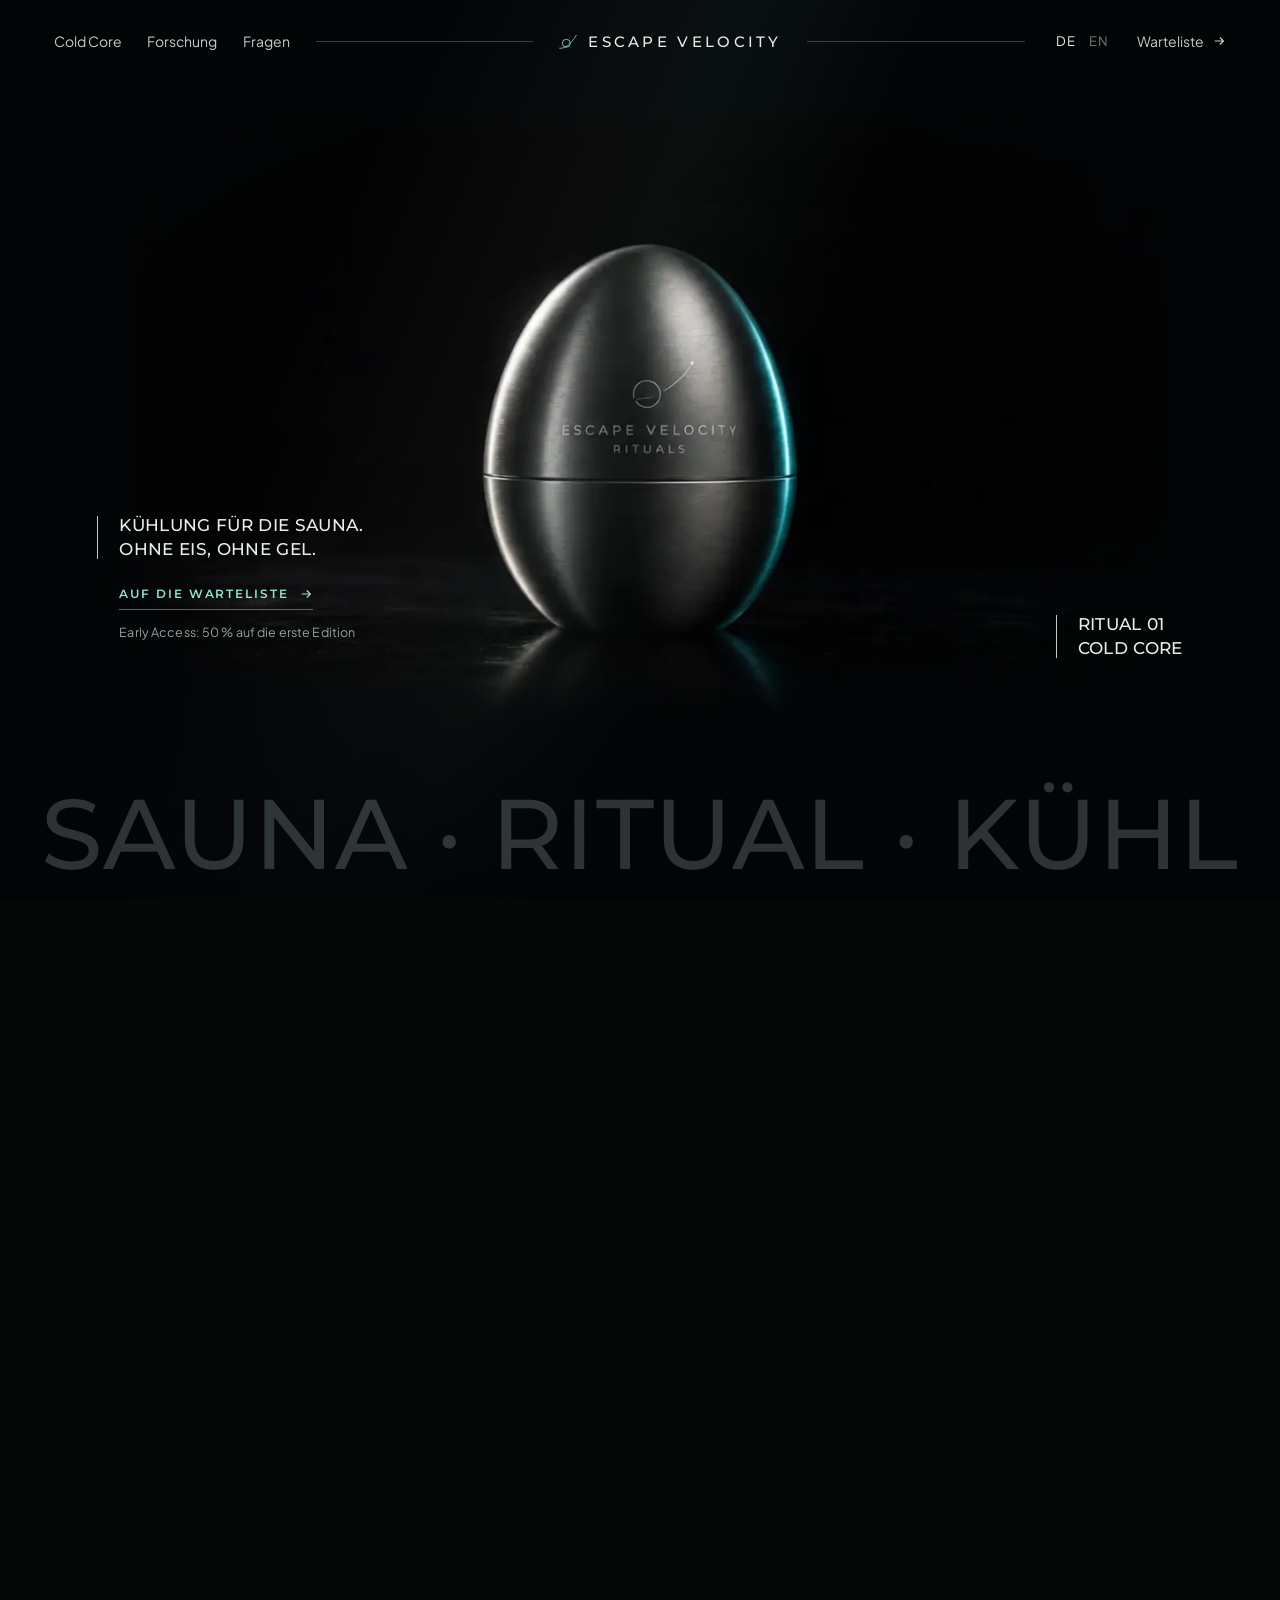
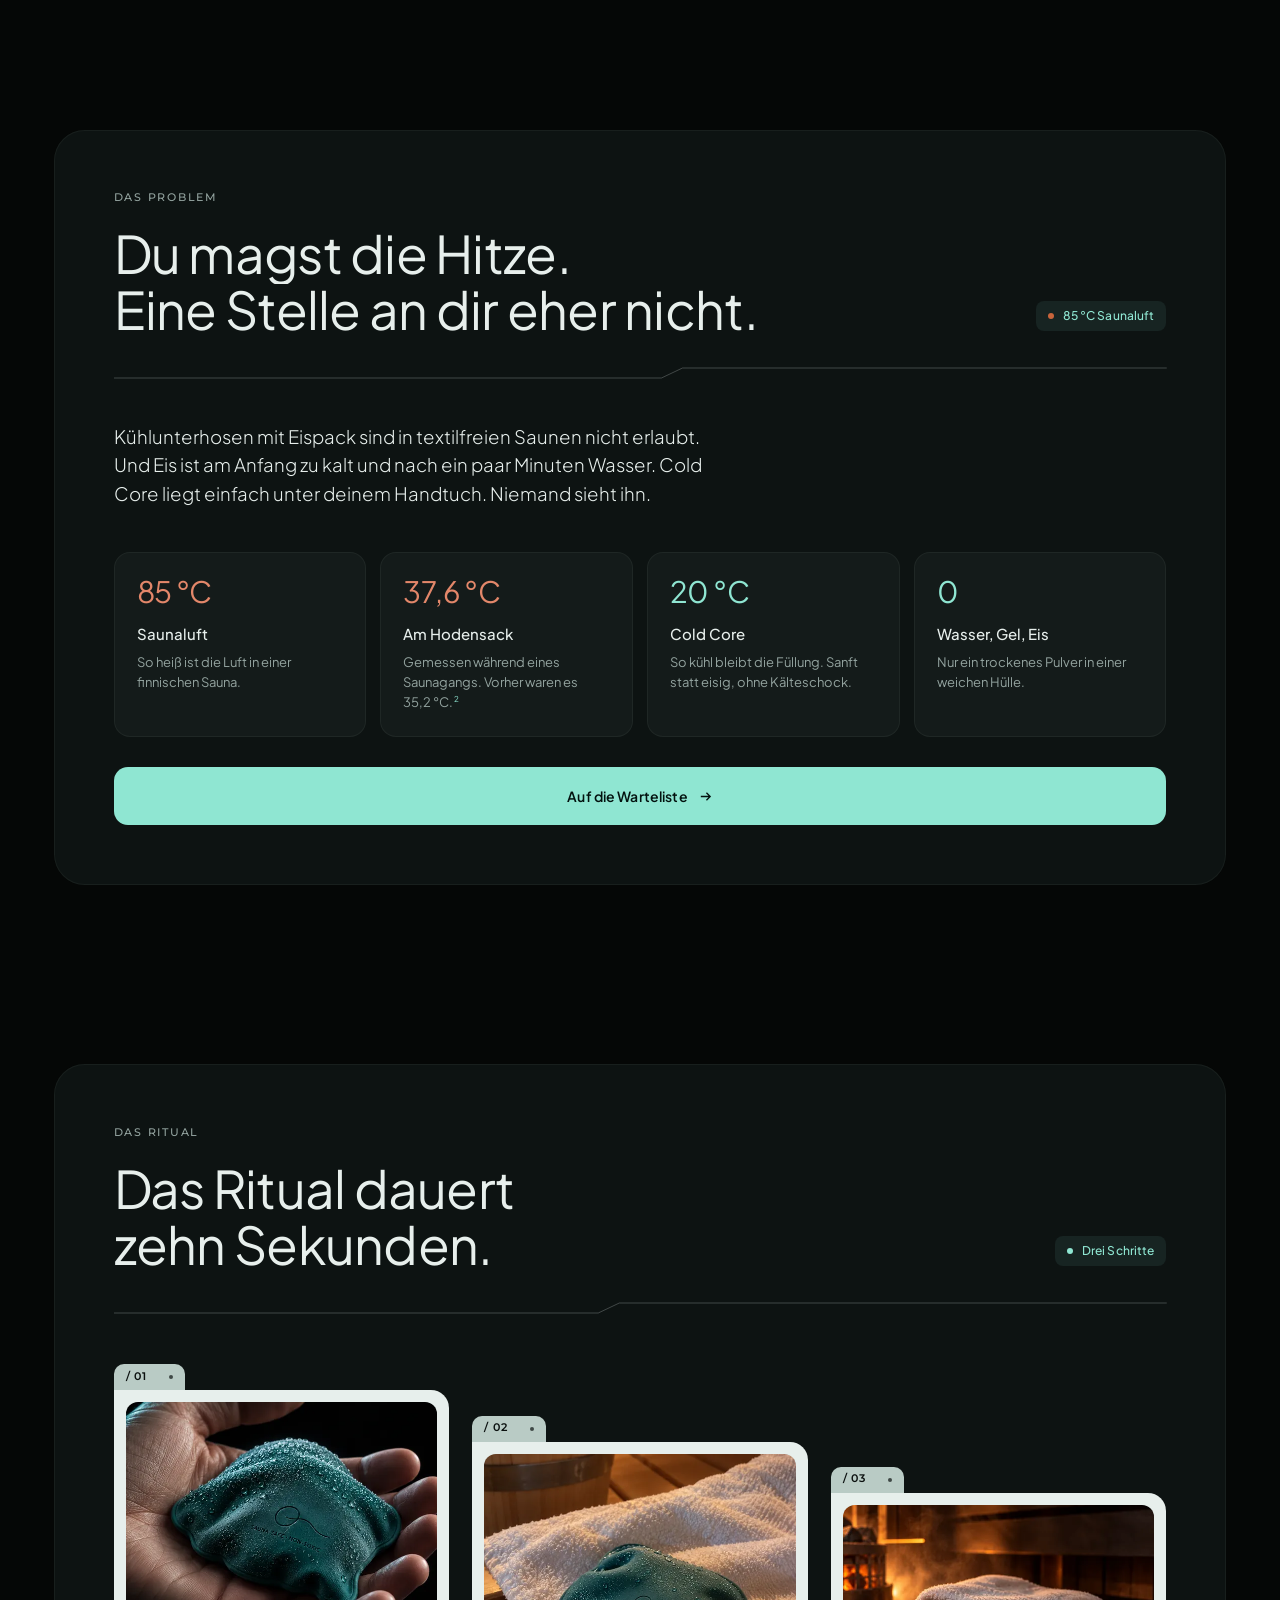
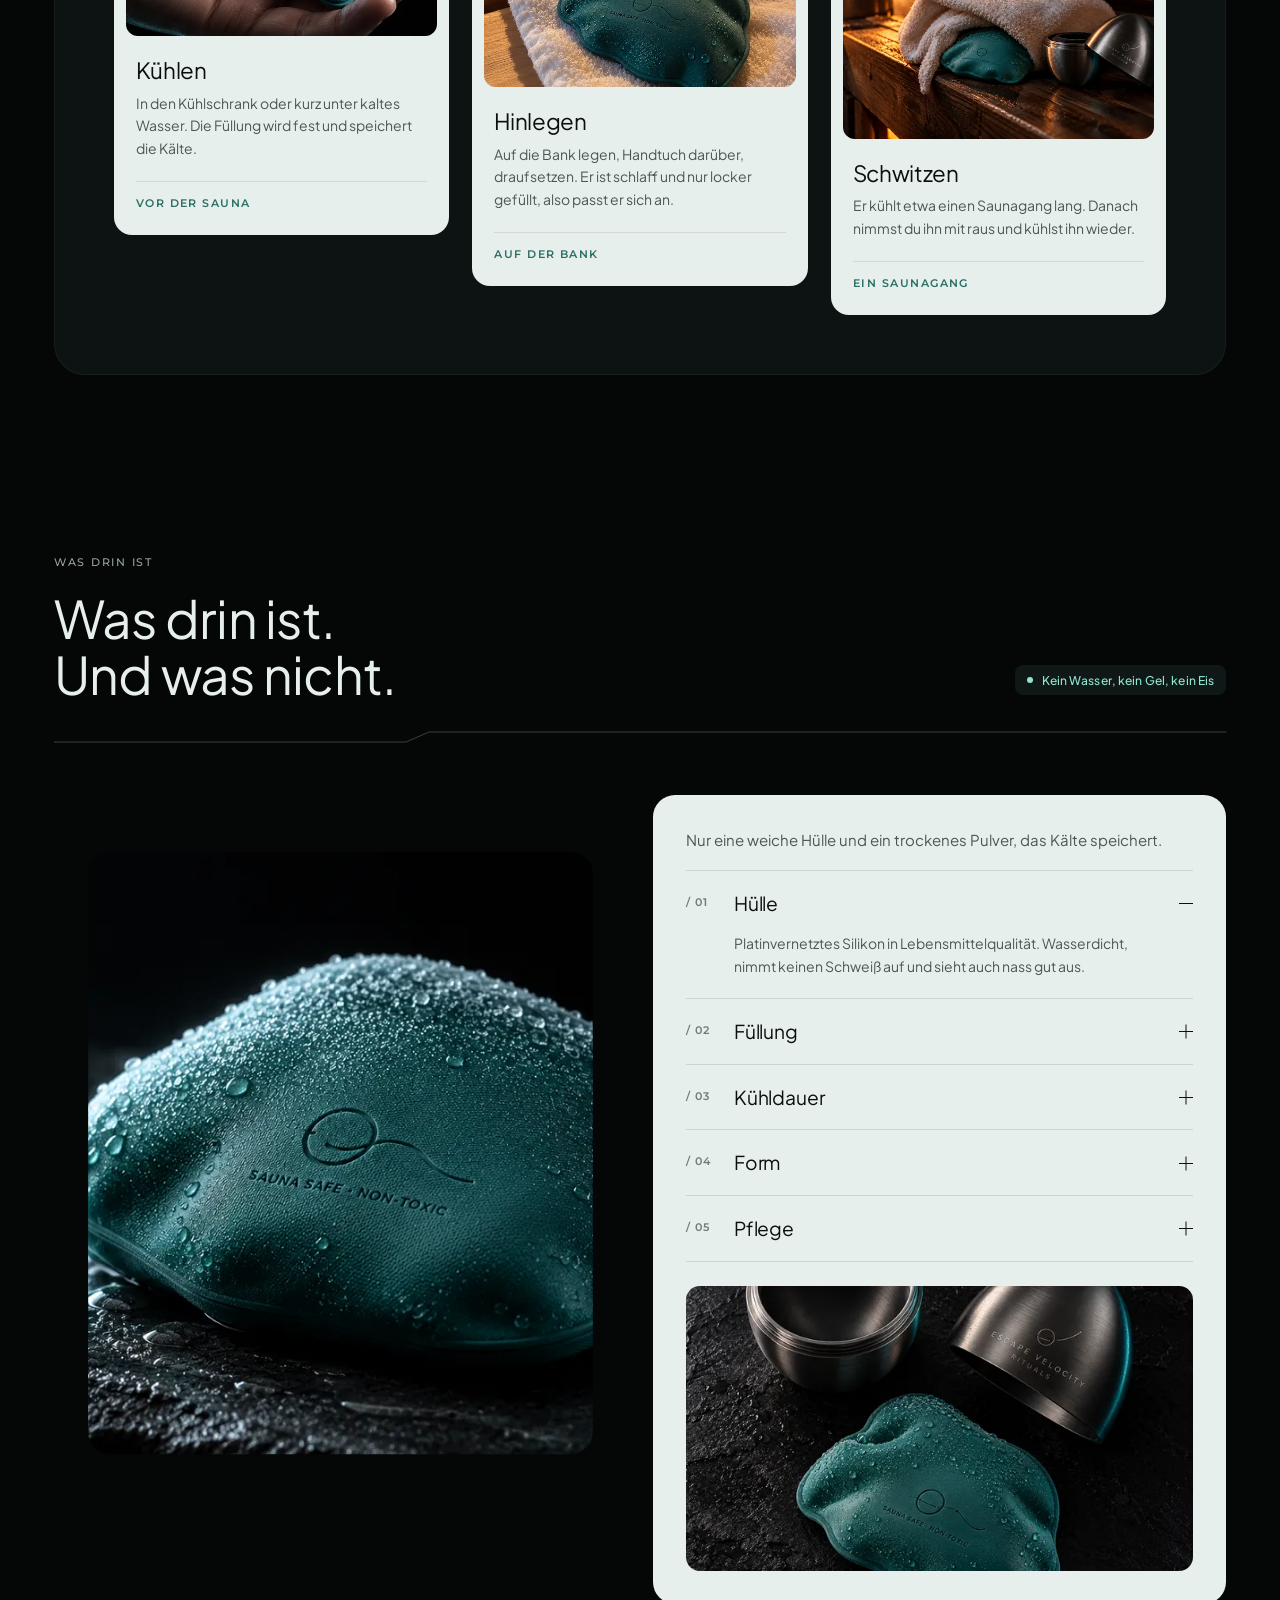
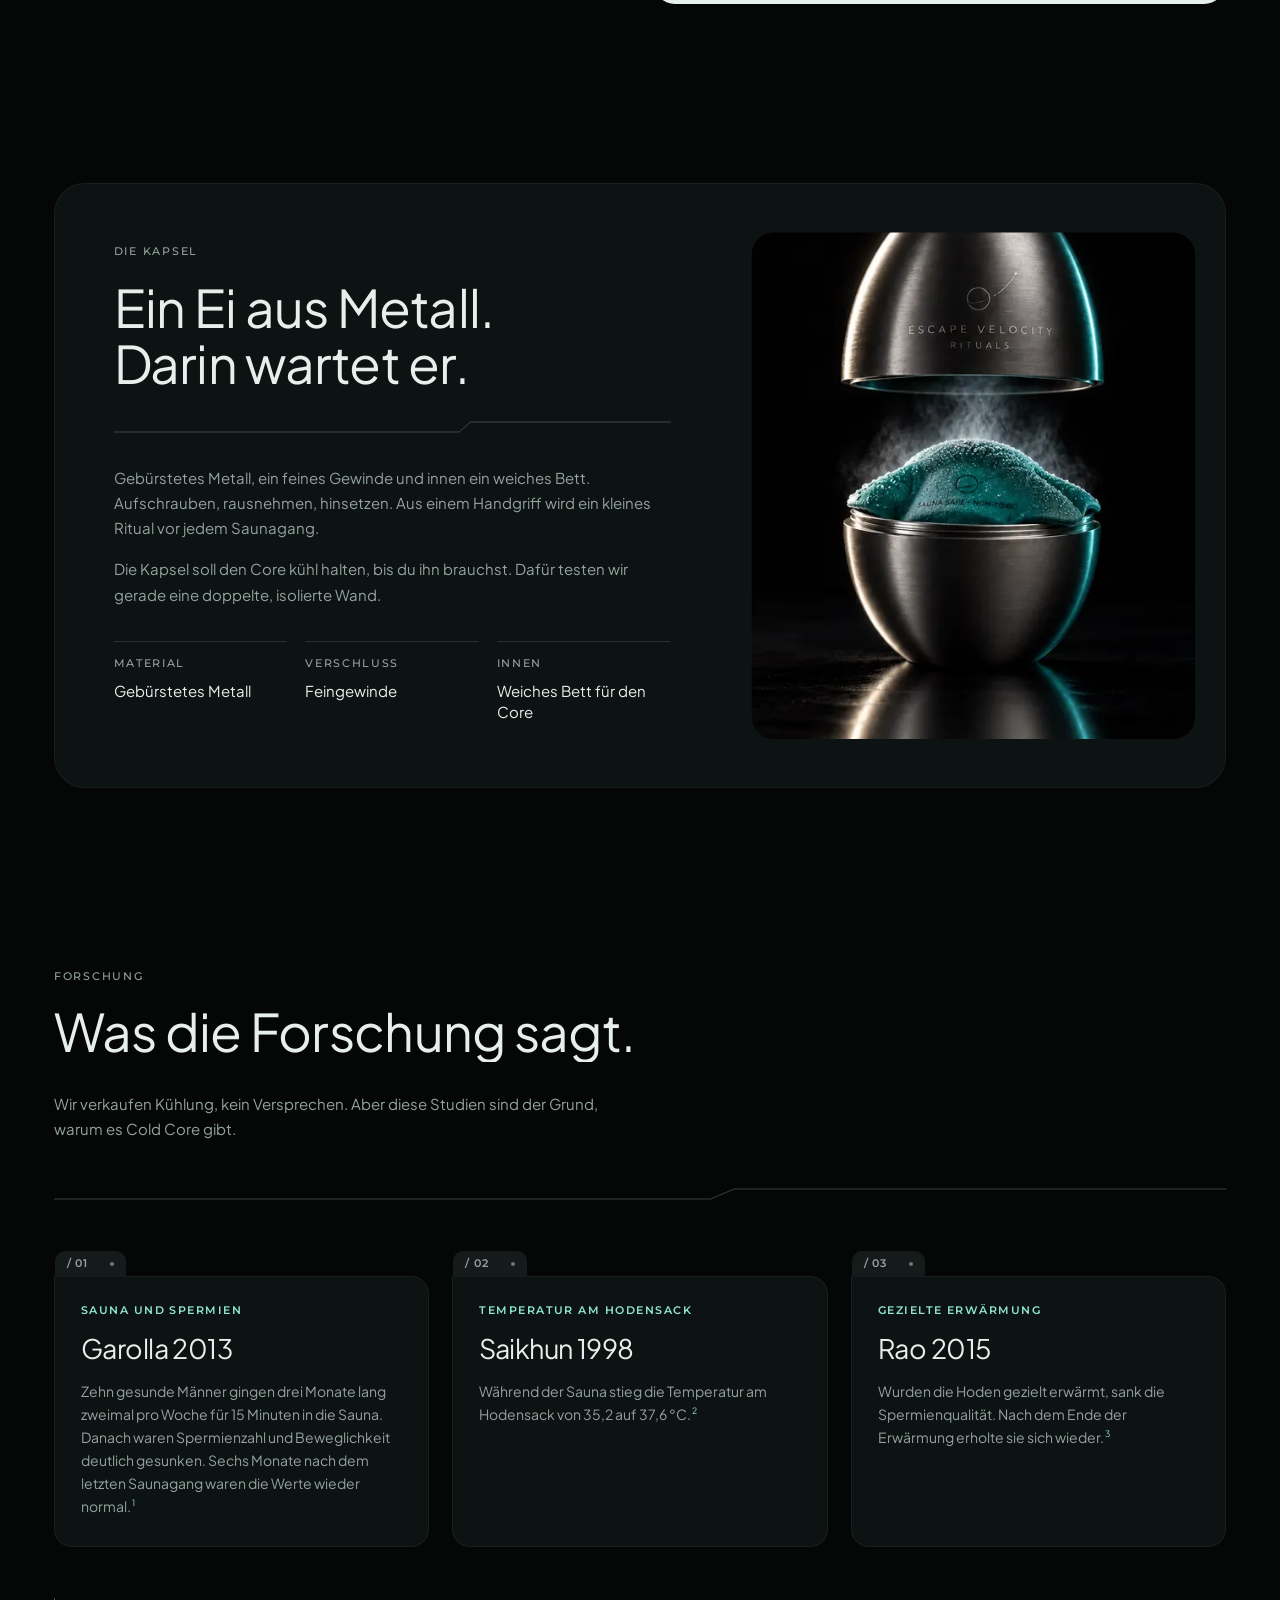
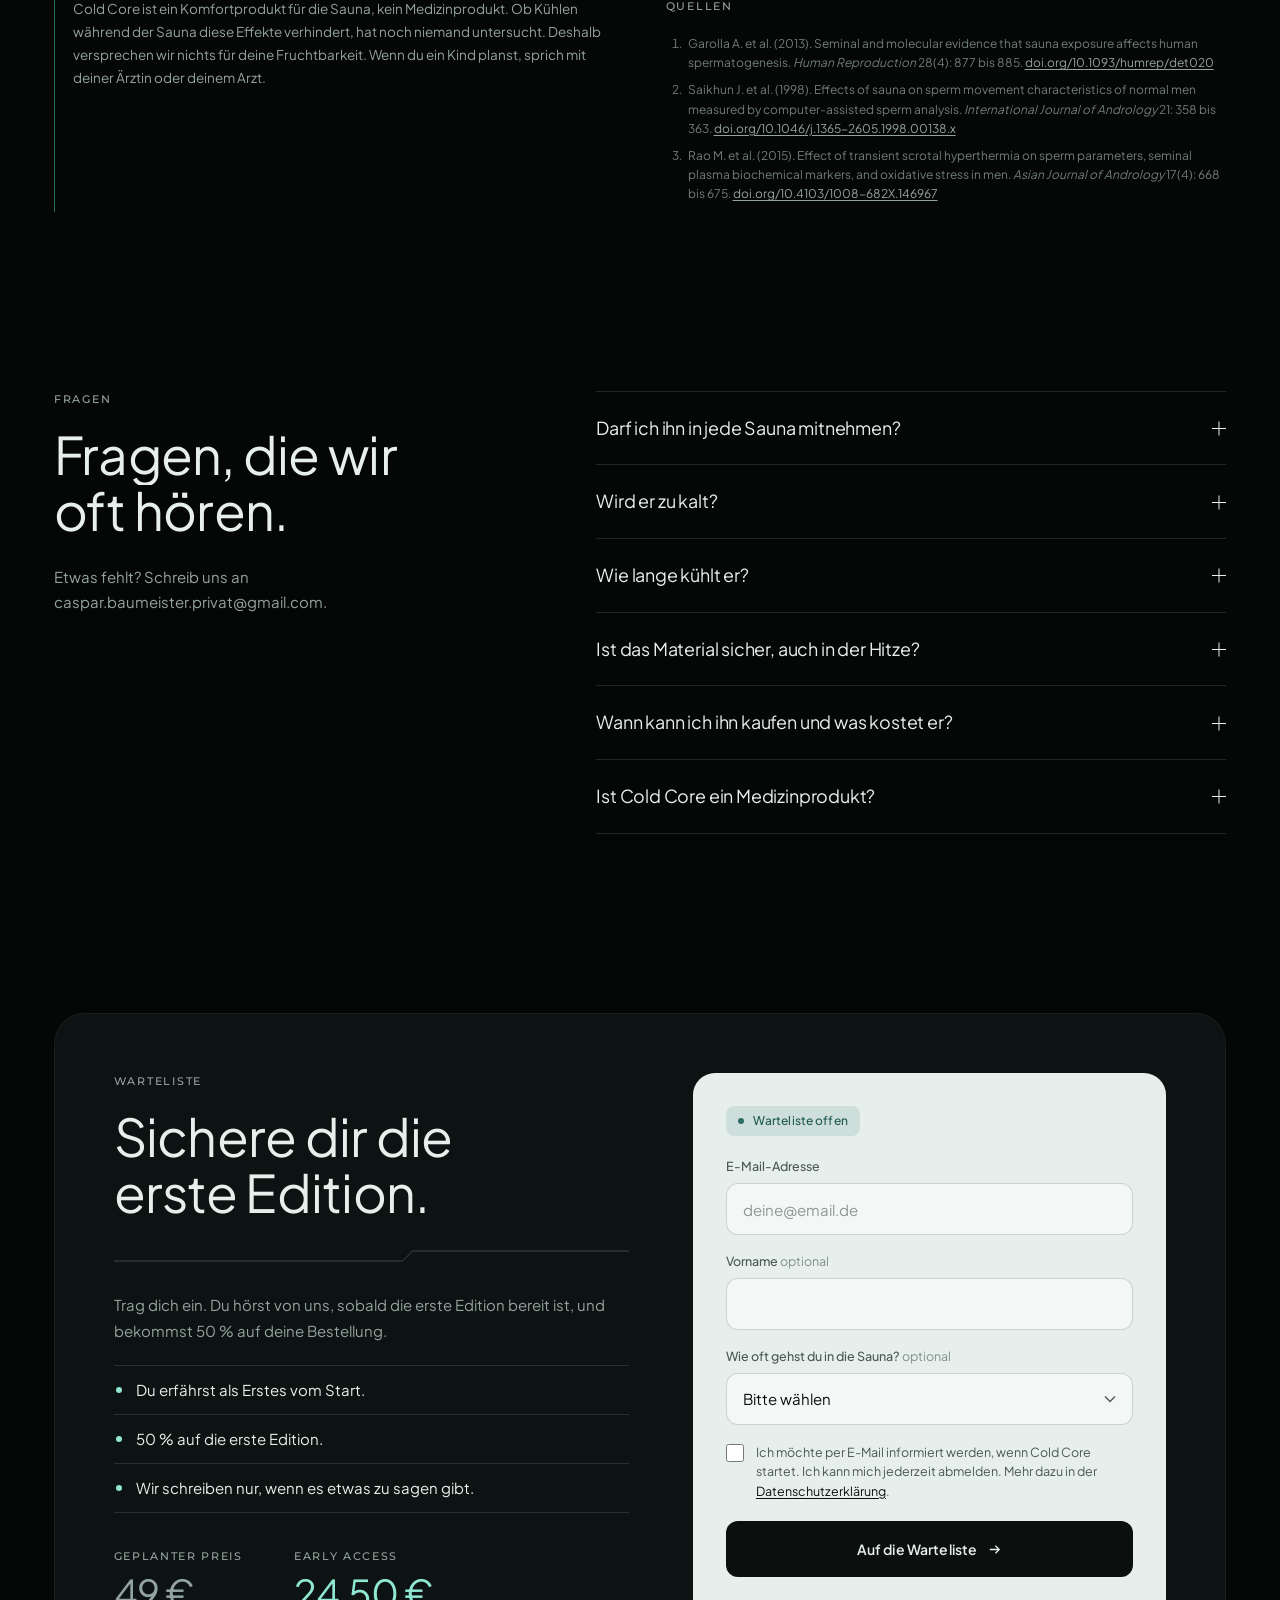
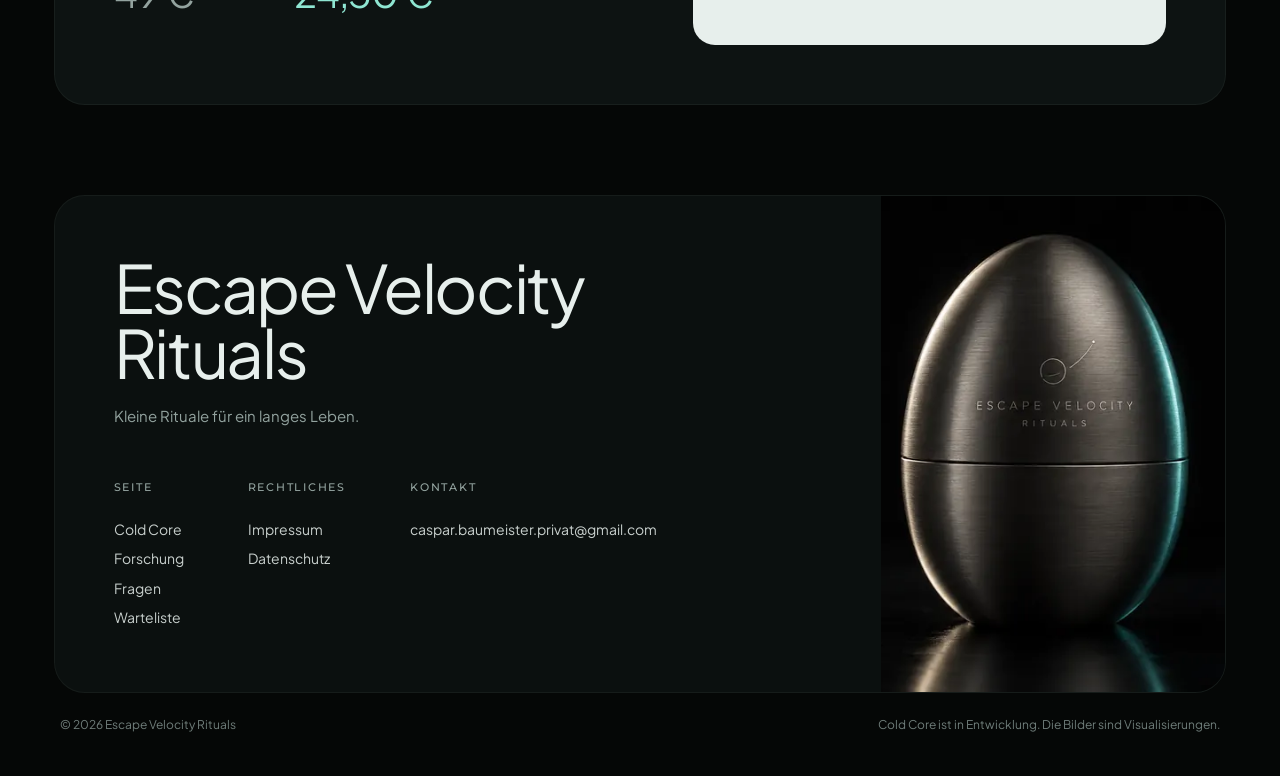
<file: index.html>
<!doctype html>
<html lang="de">
<head>
<meta charset="utf-8">
<meta name="viewport" content="width=device-width, initial-scale=1, viewport-fit=cover">
<title>Escape Velocity Rituals · Cold Core: Kühlung für die Sauna</title>
<meta name="description" content="Cold Core ist ein kleiner, weicher Kühlsack, der in der Sauna unter deinem Handtuch liegt und deine Hoden kühlt. Trag dich in die Warteliste ein: 50 % auf die erste Edition.">
<meta name="theme-color" content="#030405">
<link rel="icon" href="favicon.svg" type="image/svg+xml">
<link rel="icon" href="favicon-32.png" sizes="32x32" type="image/png">
<link rel="apple-touch-icon" href="apple-touch-icon.png">
<meta property="og:type" content="website">
<meta property="og:title" content="Cold Core von Escape Velocity Rituals">
<meta property="og:description" content="Kühlung für die Sauna. Ohne Eis, ohne Gel. Jetzt auf die Warteliste: 50 % auf die erste Edition.">
<meta property="og:url" content="https://escapevelocityrituals.com/">
<meta property="og:image" content="https://escapevelocityrituals.com/assets/img/og.jpg">
<meta property="og:image:width" content="1200">
<meta property="og:image:height" content="630">
<meta name="twitter:card" content="summary_large_image">
<link rel="canonical" href="https://escapevelocityrituals.com/">
<link rel="preload" href="fonts/plus-jakarta-sans-latin-wght-normal.woff2" as="font" type="font/woff2" crossorigin>
<link rel="preload" href="fonts/montserrat-latin-wght-normal.woff2" as="font" type="font/woff2" crossorigin>
<link rel="preload" href="assets/frames/desktop/f_000.webp" as="image" media="(min-aspect-ratio: 1/1)">
<link rel="preload" href="assets/frames/mobile/f_000.webp" as="image" media="(max-aspect-ratio: 1/1)">
<link rel="stylesheet" href="css/style.css?v=20261028d">
<script src="config.js?v=20261028d"></script>
<script src="js/i18n.js?v=20261028d"></script>
<script src="js/analytics.js?v=20261028d"></script>
</head>
<body>
<a class="skip" href="#waitlist" data-i18n="skip">Zur Warteliste springen</a>

<!-- ORA+ style bar: links left, wordmark centred between hairlines, language right -->
<header class="bar" id="bar">
  <nav class="bar-links" aria-label="Seite">
    <a href="#ritual" data-i18n="nav_core">Cold Core</a>
    <a href="#science" data-i18n="nav_science">Forschung</a>
    <a href="#faq" data-i18n="nav_faq">Fragen</a>
  </nav>
  <span class="bar-rule" aria-hidden="true"></span>
  <a class="wordmark" href="#top" aria-label="Escape Velocity Rituals">
    <svg class="mark" viewBox="0 0 48 48" aria-hidden="true"><circle cx="20" cy="27" r="9.5" fill="none" stroke="currentColor" stroke-width="2"/><path d="M4 39 C 16 41, 30 30, 44 8" fill="none" stroke="currentColor" stroke-width="1.8" stroke-linecap="round"/></svg>
    <span>Escape Velocity</span>
  </a>
  <span class="bar-rule" aria-hidden="true"></span>
  <div class="bar-right">
    <div class="lang" role="group" data-i18n-aria="lang_aria" aria-label="Sprache wählen">
      <button type="button" data-lang="de" aria-pressed="true">DE</button>
      <button type="button" data-lang="en" aria-pressed="false">EN</button>
    </div>
    <a class="bar-cta" href="#waitlist" data-cta="nav"><span data-i18n="nav_cta">Warteliste</span><svg viewBox="0 0 16 16" aria-hidden="true"><path d="M3 8h10M9 4l4 4-4 4" fill="none" stroke="currentColor" stroke-width="1.4"/></svg></a>
  </div>
</header>

<main id="top">

  <!-- 1. Hero: full bleed scene, capsule where the ORA+ bottle sits, opens on scroll -->
  <section class="hero" id="hero" data-track-section="hero" aria-labelledby="hero-title">
    <div class="hero-stage">
      <canvas class="seq" id="seq" aria-hidden="true"></canvas>
      <img class="seq-fallback" src="assets/frames/desktop/f_119.webp" alt="" aria-hidden="true">
      <div class="beam" aria-hidden="true"></div>

      <div class="label label-left" id="hero-left">
        <h1 id="hero-title" class="label-text" data-i18n-html="hero_h1">Kühlung für die Sauna.<br>Ohne Eis, ohne Gel.</h1>
        <a class="label-cta" href="#waitlist" data-cta="hero"><span data-i18n="hero_cta">Auf die Warteliste</span><svg viewBox="0 0 16 16" aria-hidden="true"><path d="M3 8h10M9 4l4 4-4 4" fill="none" stroke="currentColor" stroke-width="1.4"/></svg></a>
        <p class="label-note" data-i18n="perk">Early Access: 50 % auf die erste Edition</p>
      </div>
      <div class="label label-right" id="hero-right">
        <p class="label-text" data-i18n-html="hero_right">Ritual 01<br>Cold Core</p>
      </div>

      <div class="label label-left cap cap-1"><span class="cap-n">01</span><p class="label-text" data-i18n-html="cap_1">Aufschrauben.</p></div>
      <div class="label label-right cap cap-2"><span class="cap-n">02</span><p class="label-text" data-i18n-html="cap_2">Darin liegt er.<br>Weich, schlaff und kühl.</p></div>
      <div class="label label-left cap cap-3"><span class="cap-n">03</span><p class="label-text" data-i18n-html="cap_3">Ritual 01.<br>Bald in der ersten Edition.</p></div>

      <div class="giant" aria-hidden="true"><span class="giant-line" id="giant" data-i18n="giant">Sauna · Ritual · Kühl</span></div>
    </div>
  </section>

  <!-- 2. The problem: intro + stat cards in a dark panel -->
  <section class="sec sec-heat" id="problem" data-track-section="problem" aria-labelledby="heat-title">
    <div class="wrap">
      <div class="panel">
        <header class="sec-head">
          <p class="eyebrow" data-i18n="heat_eyebrow">Das Problem</p>
          <div class="head-row">
            <h2 id="heat-title" class="h2 split" data-i18n-html="heat_title">Du magst die Hitze.<br>Eine Stelle an dir eher nicht.</h2>
            <p class="chip"><span class="dot dot-ember" aria-hidden="true"></span><span data-i18n="heat_chip">85 °C Saunaluft</span></p>
          </div>
          <svg class="notch" viewBox="0 0 1000 12" preserveAspectRatio="none" aria-hidden="true"><path d="M0 11 H520 L540 1 H1000"/></svg>
        </header>
        <div class="heat-grid">
          <p class="body body-lg reveal" data-i18n="heat_p">Kühlunterhosen mit Eispack sind in textilfreien Saunen nicht erlaubt.</p>
          <ul class="stats">
            <li class="stat reveal"><p class="stat-v stat-hot" data-i18n="st1_v">85 °C</p><p class="stat-t" data-i18n="st1_t">Saunaluft</p><p class="stat-p" data-i18n-html="st1_p"></p></li>
            <li class="stat reveal"><p class="stat-v stat-hot" data-i18n="st2_v">37,6 °C</p><p class="stat-t" data-i18n="st2_t">Am Hodensack</p><p class="stat-p" data-i18n-html="st2_p"></p></li>
            <li class="stat reveal"><p class="stat-v stat-cool" data-i18n="st3_v">20 °C</p><p class="stat-t" data-i18n="st3_t">Cold Core</p><p class="stat-p" data-i18n-html="st3_p"></p></li>
            <li class="stat reveal"><p class="stat-v stat-cool" data-i18n="st4_v">0</p><p class="stat-t" data-i18n="st4_t">Wasser, Gel, Eis</p><p class="stat-p" data-i18n-html="st4_p"></p></li>
          </ul>
        </div>
        <a class="band-cta" href="#waitlist" data-cta="problem"><span data-i18n="band_cta">Auf die Warteliste</span><svg viewBox="0 0 16 16" aria-hidden="true"><path d="M3 8h10M9 4l4 4-4 4" fill="none" stroke="currentColor" stroke-width="1.4"/></svg></a>
      </div>
    </div>
  </section>

  <!-- 3. The ritual: Cogni-wave "our approach" panel with tabbed cards -->
  <section class="sec sec-ritual" id="ritual" data-track-section="ritual" aria-labelledby="ritual-title">
    <div class="wrap">
      <div class="panel panel-ritual">
        <header class="sec-head">
          <p class="eyebrow" data-i18n="ritual_eyebrow">Das Ritual</p>
          <div class="head-row">
            <h2 id="ritual-title" class="h2 split" data-i18n-html="ritual_title">Das Ritual dauert<br>zehn Sekunden.</h2>
            <p class="chip"><span class="dot" aria-hidden="true"></span><span data-i18n="ritual_chip">Drei Schritte</span></p>
          </div>
          <svg class="notch" viewBox="0 0 1000 12" preserveAspectRatio="none" aria-hidden="true"><path d="M0 11 H460 L480 1 H1000"/></svg>
        </header>
        <ol class="cards">
          <li class="card reveal">
            <span class="card-tab">/ 01</span>
            <div class="card-img"><img src="assets/img/ritual-1-sm.webp" srcset="assets/img/ritual-1-sm.webp 640w, assets/img/ritual-1.webp 1200w" sizes="(min-width: 900px) 30vw, 90vw" width="1200" height="900" loading="lazy" alt="" data-i18n-alt="alt_r1"></div>
            <h3 class="card-t" data-i18n="s1_t">Kühlen</h3>
            <p class="card-p" data-i18n="s1_p"></p>
            <p class="card-meta" data-i18n="s_meta_1">Vor der Sauna</p>
          </li>
          <li class="card reveal">
            <span class="card-tab">/ 02</span>
            <div class="card-img"><img src="assets/img/ritual-2-sm.webp" srcset="assets/img/ritual-2-sm.webp 640w, assets/img/ritual-2.webp 1200w" sizes="(min-width: 900px) 30vw, 90vw" width="1200" height="900" loading="lazy" alt="" data-i18n-alt="alt_r2"></div>
            <h3 class="card-t" data-i18n="s2_t">Hinlegen</h3>
            <p class="card-p" data-i18n="s2_p"></p>
            <p class="card-meta" data-i18n="s_meta_2">Auf der Bank</p>
          </li>
          <li class="card reveal">
            <span class="card-tab">/ 03</span>
            <div class="card-img"><img src="assets/img/ritual-3-sm.webp" srcset="assets/img/ritual-3-sm.webp 640w, assets/img/ritual-3.webp 1200w" sizes="(min-width: 900px) 30vw, 90vw" width="1200" height="900" loading="lazy" alt="" data-i18n-alt="alt_r3"></div>
            <h3 class="card-t" data-i18n="s3_t">Schwitzen</h3>
            <p class="card-p" data-i18n="s3_p"></p>
            <p class="card-meta" data-i18n="s_meta_3">Ein Saunagang</p>
          </li>
        </ol>
      </div>
    </div>
  </section>

  <!-- 4. Inside: Cogni-wave "tailored solutions": big photo left, numbered card right -->
  <section class="sec sec-inside" id="inside" data-track-section="inside" aria-labelledby="inside-title">
    <div class="wrap">
      <header class="sec-head">
        <p class="eyebrow" data-i18n="inside_eyebrow">Was drin ist</p>
        <div class="head-row">
          <h2 id="inside-title" class="h2 split" data-i18n-html="inside_title">Was drin ist.<br>Und was nicht.</h2>
          <p class="chip"><span class="dot" aria-hidden="true"></span><span data-i18n="inside_chip">Kein Wasser, kein Gel, kein Eis</span></p>
        </div>
        <svg class="notch" viewBox="0 0 1000 12" preserveAspectRatio="none" aria-hidden="true"><path d="M0 11 H300 L320 1 H1000"/></svg>
      </header>
      <div class="inside-grid">
        <figure class="photo photo-tall reveal-clip">
          <img src="assets/img/inside-sm.webp" srcset="assets/img/inside-sm.webp 640w, assets/img/inside.webp 1200w" sizes="(min-width: 900px) 40vw, 92vw" width="1200" height="1500" loading="lazy" alt="" data-i18n-alt="alt_inside">
        </figure>
        <div class="spec-card reveal">
          <p class="spec-intro" data-i18n="inside_intro">Nur eine weiche Hülle und ein trockenes Pulver, das Kälte speichert.</p>
          <div class="acc" data-acc="spec">
            <details open><summary><span class="acc-n">/ 01</span><span class="acc-t" data-i18n="sp_shell_t">Hülle</span><span class="acc-i" aria-hidden="true"></span></summary><p data-i18n="sp_shell"></p></details>
            <details><summary><span class="acc-n">/ 02</span><span class="acc-t" data-i18n="sp_fill_t">Füllung</span><span class="acc-i" aria-hidden="true"></span></summary><p data-i18n="sp_fill"></p></details>
            <details><summary><span class="acc-n">/ 03</span><span class="acc-t" data-i18n="sp_time_t">Kühldauer</span><span class="acc-i" aria-hidden="true"></span></summary><p data-i18n="sp_time"></p></details>
            <details><summary><span class="acc-n">/ 04</span><span class="acc-t" data-i18n="sp_size_t">Form</span><span class="acc-i" aria-hidden="true"></span></summary><p data-i18n="sp_size"></p></details>
            <details><summary><span class="acc-n">/ 05</span><span class="acc-t" data-i18n="sp_care_t">Pflege</span><span class="acc-i" aria-hidden="true"></span></summary><p data-i18n="sp_care"></p></details>
          </div>
          <figure class="photo photo-wide">
            <img src="assets/img/flat-sm.webp" srcset="assets/img/flat-sm.webp 640w, assets/img/flat.webp 1200w" sizes="(min-width: 900px) 30vw, 86vw" width="1200" height="675" loading="lazy" alt="" data-i18n-alt="alt_inside_sm">
          </figure>
        </div>
      </div>
    </div>
  </section>

  <!-- 5. The capsule: dark panel, copy left, photo right (Cogni-wave footer panel layout) -->
  <section class="sec sec-capsule" id="capsule" data-track-section="capsule" aria-labelledby="capsule-title">
    <div class="wrap">
      <div class="panel panel-split">
        <div class="split-copy">
          <p class="eyebrow" data-i18n="capsule_eyebrow">Die Kapsel</p>
          <h2 id="capsule-title" class="h2 split" data-i18n-html="capsule_title">Ein Ei aus Metall.<br>Darin wartet er.</h2>
          <svg class="notch" viewBox="0 0 1000 12" preserveAspectRatio="none" aria-hidden="true"><path d="M0 11 H620 L640 1 H1000"/></svg>
          <p class="body reveal" data-i18n="capsule_p1"></p>
          <p class="body reveal" data-i18n="capsule_p2"></p>
          <dl class="facts reveal">
            <div><dt data-i18n="cp1_k">Material</dt><dd data-i18n="cp1_v">Gebürstetes Metall</dd></div>
            <div><dt data-i18n="cp2_k">Verschluss</dt><dd data-i18n="cp2_v">Feingewinde</dd></div>
            <div><dt data-i18n="cp3_k">Innen</dt><dd data-i18n="cp3_v">Weiches Bett für den Core</dd></div>
          </dl>
        </div>
        <figure class="split-photo reveal-clip">
          <img class="parallax" src="assets/img/capsule-sm.webp" srcset="assets/img/capsule-sm.webp 640w, assets/img/capsule.webp 1200w" sizes="(min-width: 900px) 40vw, 92vw" width="1200" height="1500" loading="lazy" alt="" data-i18n-alt="alt_capsule">
        </figure>
      </div>
    </div>
  </section>

  <!-- 6. Research -->
  <section class="sec sec-science" id="science" data-track-section="science" aria-labelledby="science-title">
    <div class="wrap">
      <header class="sec-head">
        <p class="eyebrow" data-i18n="sci_eyebrow">Forschung</p>
        <div class="head-row">
          <h2 id="science-title" class="h2 split" data-i18n-html="sci_title">Was die Forschung sagt.</h2>
          <p class="head-aside body" data-i18n="sci_intro"></p>
        </div>
        <svg class="notch" viewBox="0 0 1000 12" preserveAspectRatio="none" aria-hidden="true"><path d="M0 11 H560 L580 1 H1000"/></svg>
      </header>
      <ol class="studies">
        <li class="study reveal"><span class="card-tab card-tab-dark">/ 01</span><p class="study-k" data-i18n="sc1_k">Sauna und Spermien</p><p class="study-y">Garolla 2013</p><p class="study-p" data-i18n-html="sci_1"></p></li>
        <li class="study reveal"><span class="card-tab card-tab-dark">/ 02</span><p class="study-k" data-i18n="sc2_k">Temperatur am Hodensack</p><p class="study-y">Saikhun 1998</p><p class="study-p" data-i18n-html="sci_2"></p></li>
        <li class="study reveal"><span class="card-tab card-tab-dark">/ 03</span><p class="study-k" data-i18n="sc3_k">Gezielte Erwärmung</p><p class="study-y">Rao 2015</p><p class="study-p" data-i18n-html="sci_3"></p></li>
      </ol>
      <div class="sci-foot">
        <p class="disclaimer" data-i18n="sci_disclaimer"></p>
        <div class="sources">
          <p class="eyebrow" data-i18n="sources">Quellen</p>
          <ol>
            <li id="src-1">Garolla A. et al. (2013). Seminal and molecular evidence that sauna exposure affects human spermatogenesis. <i>Human Reproduction</i> 28(4): 877 bis 885. <a href="https://doi.org/10.1093/humrep/det020" rel="noopener" target="_blank">doi.org/10.1093/humrep/det020</a></li>
            <li id="src-2">Saikhun J. et al. (1998). Effects of sauna on sperm movement characteristics of normal men measured by computer-assisted sperm analysis. <i>International Journal of Andrology</i> 21: 358 bis 363. <a href="https://doi.org/10.1046/j.1365-2605.1998.00138.x" rel="noopener" target="_blank">doi.org/10.1046/j.1365-2605.1998.00138.x</a></li>
            <li id="src-3">Rao M. et al. (2015). Effect of transient scrotal hyperthermia on sperm parameters, seminal plasma biochemical markers, and oxidative stress in men. <i>Asian Journal of Andrology</i> 17(4): 668 bis 675. <a href="https://doi.org/10.4103/1008-682X.146967" rel="noopener" target="_blank">doi.org/10.4103/1008-682X.146967</a></li>
          </ol>
        </div>
      </div>
    </div>
  </section>

  <!-- 7. FAQ: two columns -->
  <section class="sec sec-faq" id="faq" data-track-section="faq" aria-labelledby="faq-title">
    <div class="wrap faq-grid">
      <div class="faq-head">
        <p class="eyebrow" data-i18n="faq_eyebrow">Fragen</p>
        <h2 id="faq-title" class="h2 split" data-i18n-html="faq_title">Fragen, die wir<br>oft hören.</h2>
        <p class="body faq-side" data-i18n="faq_side"></p>
      </div>
      <div class="acc acc-faq" data-acc="faq">
        <details><summary><span class="acc-t" data-i18n="q1"></span><span class="acc-i" aria-hidden="true"></span></summary><p data-i18n="a1"></p></details>
        <details><summary><span class="acc-t" data-i18n="q2"></span><span class="acc-i" aria-hidden="true"></span></summary><p data-i18n="a2"></p></details>
        <details><summary><span class="acc-t" data-i18n="q3"></span><span class="acc-i" aria-hidden="true"></span></summary><p data-i18n="a3"></p></details>
        <details><summary><span class="acc-t" data-i18n="q4"></span><span class="acc-i" aria-hidden="true"></span></summary><p data-i18n="a4"></p></details>
        <details><summary><span class="acc-t" data-i18n="q5"></span><span class="acc-i" aria-hidden="true"></span></summary><p data-i18n="a5"></p></details>
        <details><summary><span class="acc-t" data-i18n="q6"></span><span class="acc-i" aria-hidden="true"></span></summary><p data-i18n="a6"></p></details>
      </div>
    </div>
  </section>

  <!-- 8. Waitlist -->
  <section class="sec sec-join" id="waitlist" data-track-section="waitlist" aria-labelledby="join-title">
    <div class="wrap">
      <div class="panel panel-join">
        <div class="join-copy">
          <p class="eyebrow" data-i18n="join_eyebrow">Warteliste</p>
          <h2 id="join-title" class="h2 split" data-i18n-html="join_title">Sichere dir die<br>erste Edition.</h2>
          <svg class="notch" viewBox="0 0 1000 12" preserveAspectRatio="none" aria-hidden="true"><path d="M0 11 H560 L580 1 H1000"/></svg>
          <p class="body" data-i18n="join_lede"></p>
          <ul class="join-points">
            <li data-i18n="jp1"></li>
            <li data-i18n="jp2"></li>
            <li data-i18n="jp3"></li>
          </ul>
          <div class="prices">
            <div class="price"><p class="price-k" data-i18n="pl_price">Geplanter Preis</p><p class="price-v" data-fill="price">49 €</p></div>
            <div class="price price-ea"><p class="price-k" data-i18n="pl_ea">Early Access</p><p class="price-v" data-fill="priceEA">24,50 €</p></div>
          </div>
        </div>

        <form class="wl form-card" data-source="waitlist" novalidate>
          <p class="chip chip-dark"><span class="dot" aria-hidden="true"></span><span data-i18n="join_chip">Warteliste offen</span></p>
          <label class="field">
            <span class="field-l" data-i18n="f_email">E-Mail-Adresse</span>
            <input id="w-email" name="email" type="email" autocomplete="email" inputmode="email" required data-i18n-ph="f_email_ph" placeholder="deine@email.de">
          </label>
          <label class="field">
            <span class="field-l"><span data-i18n="f_name">Vorname</span> <span class="opt" data-i18n="f_optional">optional</span></span>
            <input name="name" type="text" autocomplete="given-name">
          </label>
          <label class="field">
            <span class="field-l"><span data-i18n="f_sauna">Wie oft gehst du in die Sauna?</span> <span class="opt" data-i18n="f_optional">optional</span></span>
            <select name="sauna">
              <option value="" data-i18n="o0">Bitte wählen</option>
              <option value="mehrmals_pro_woche" data-i18n="o1">Mehrmals pro Woche</option>
              <option value="einmal_pro_woche" data-i18n="o2">Einmal pro Woche</option>
              <option value="paar_mal_im_monat" data-i18n="o3">Ein paar Mal im Monat</option>
              <option value="seltener" data-i18n="o4">Seltener</option>
              <option value="eigene_sauna" data-i18n="o5">Ich habe eine eigene Sauna</option>
            </select>
          </label>
          <label class="consent">
            <input type="checkbox" name="consent" required>
            <span data-i18n-html="f_consent">Ich möchte per E-Mail informiert werden, wenn Cold Core startet.</span>
          </label>
          <input class="hp" type="checkbox" name="botcheck" tabindex="-1" autocomplete="off" aria-hidden="true">
          <button class="btn btn-solid btn-wide" type="submit"><span data-i18n="f_submit">Auf die Warteliste</span><svg viewBox="0 0 16 16" aria-hidden="true"><path d="M3 8h10M9 4l4 4-4 4" fill="none" stroke="currentColor" stroke-width="1.4"/></svg></button>
          <p class="wl-msg" role="status" aria-live="polite"></p>
        </form>
      </div>
    </div>
  </section>
</main>

<!-- Footer: Cogni-wave style dark panel with big wordmark -->
<footer class="foot">
  <div class="wrap">
    <div class="panel panel-foot">
      <div class="foot-main">
        <p class="foot-word">Escape Velocity<br>Rituals</p>
        <p class="body foot-line" data-i18n="foot_line">Kleine Rituale für ein langes Leben.</p>
        <div class="foot-cols">
          <div><p class="eyebrow" data-i18n="foot_nav">Seite</p><a href="#ritual" data-i18n="nav_core">Cold Core</a><a href="#science" data-i18n="nav_science">Forschung</a><a href="#faq" data-i18n="nav_faq">Fragen</a><a href="#waitlist" data-i18n="nav_cta">Warteliste</a></div>
          <div><p class="eyebrow" data-i18n="foot_legal">Rechtliches</p><a href="impressum.html" data-i18n="imprint">Impressum</a><a href="datenschutz.html" data-i18n="privacy">Datenschutz</a><a href="#" data-consent-open hidden data-i18n="cookie_settings">Cookie-Einstellungen</a></div>
          <div><p class="eyebrow" data-i18n="foot_contact">Kontakt</p><a class="mail" data-fill-mail href="mailto:caspar.baumeister.privat@gmail.com">caspar.baumeister.privat@gmail.com</a></div>
        </div>
      </div>
      <figure class="foot-photo"><img src="assets/img/foot-sm.webp" srcset="assets/img/foot-sm.webp 560w, assets/img/foot.webp 1000w" sizes="(min-width: 900px) 32vw, 92vw" width="1000" height="1000" loading="lazy" alt="" data-i18n-alt="alt_foot"></figure>
    </div>
    <div class="foot-base">
      <span>© 2026 Escape Velocity Rituals</span>
      <span data-i18n="note_visual">Cold Core ist in Entwicklung. Die Bilder sind Visualisierungen.</span>
    </div>
  </div>
</footer>

<script src="vendor/gsap.min.js"></script>
<script src="vendor/ScrollTrigger.min.js"></script>
<script src="vendor/lenis.min.js"></script>
<script src="js/main.js?v=20261028d"></script>
</body>
</html>
</file>
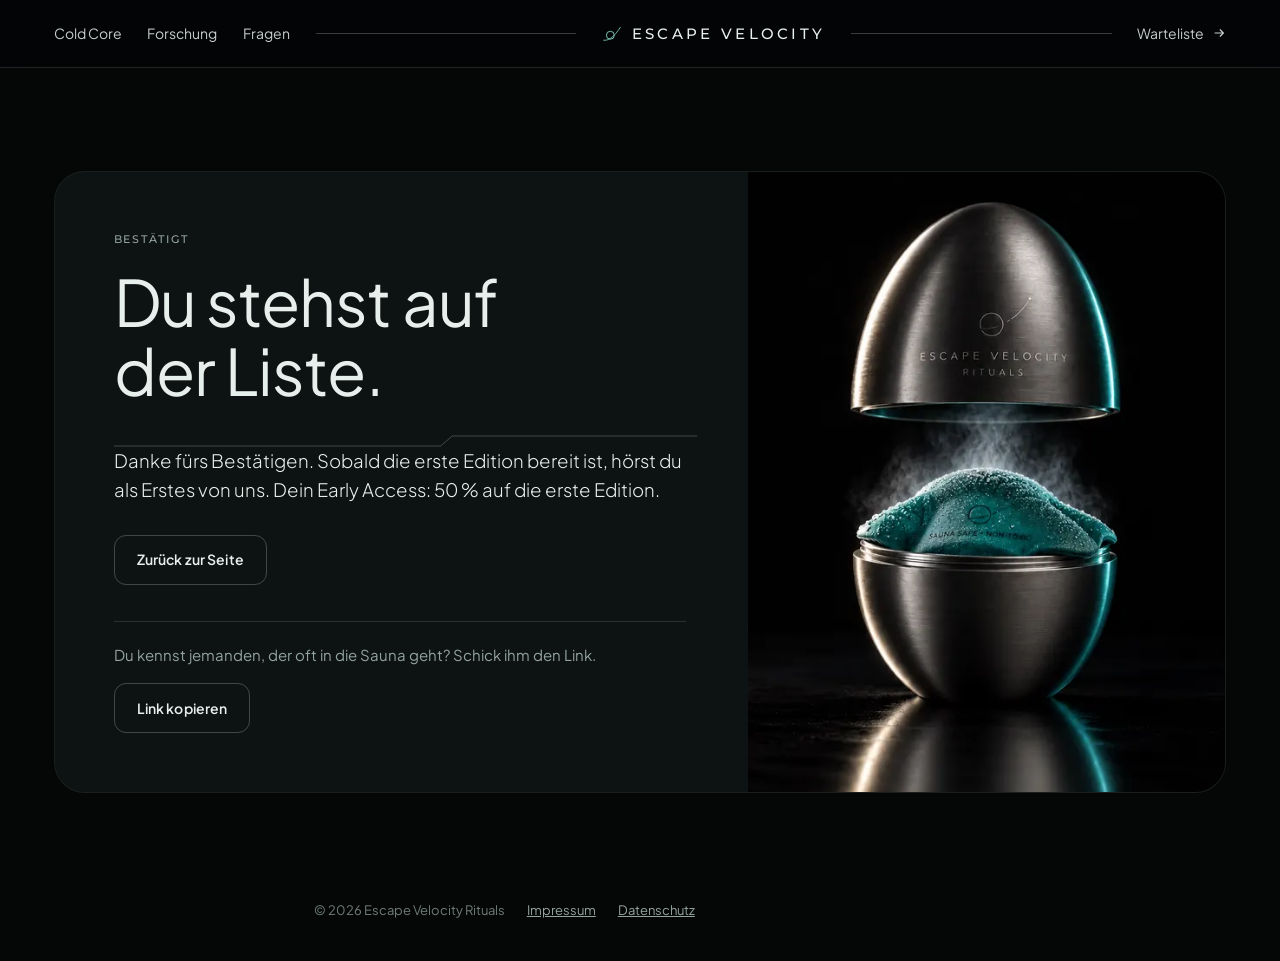
<file: danke.html>
<!doctype html>
<html lang="de">
<head>
<meta charset="utf-8">
<meta name="viewport" content="width=device-width, initial-scale=1, viewport-fit=cover">
<title>Bestätigt · Escape Velocity Rituals</title>
<meta name="robots" content="noindex, follow">
<meta name="theme-color" content="#030405">
<link rel="icon" href="favicon.svg" type="image/svg+xml">
<link rel="icon" href="favicon-32.png" sizes="32x32" type="image/png">
<link rel="preload" href="fonts/plus-jakarta-sans-latin-wght-normal.woff2" as="font" type="font/woff2" crossorigin>
<link rel="stylesheet" href="css/style.css?v=20261028d">
<script src="config.js?v=20261028d"></script>
<script src="js/i18n.js?v=20261028d"></script>
<script src="js/analytics.js?v=20261028d"></script>
</head>
<body>
<header class="bar solid page-bar" id="bar">
  <nav class="bar-links" aria-label="Seite">
    <a href="index.html#ritual" data-i18n="nav_core">Cold Core</a>
    <a href="index.html#science" data-i18n="nav_science">Forschung</a>
    <a href="index.html#faq" data-i18n="nav_faq">Fragen</a>
  </nav>
  <span class="bar-rule" aria-hidden="true"></span>
  <a class="wordmark" href="index.html" aria-label="Escape Velocity Rituals, zur Startseite">
    <svg class="mark" viewBox="0 0 48 48" aria-hidden="true"><circle cx="20" cy="27" r="9.5" fill="none" stroke="currentColor" stroke-width="2"/><path d="M4 39 C 16 41, 30 30, 44 8" fill="none" stroke="currentColor" stroke-width="1.8" stroke-linecap="round"/></svg>
    <span>Escape Velocity</span>
  </a>
  <span class="bar-rule" aria-hidden="true"></span>
  <div class="bar-right">
    <a class="bar-cta" href="index.html#waitlist"><span data-i18n="nav_cta">Warteliste</span><svg viewBox="0 0 16 16" aria-hidden="true"><path d="M3 8h10M9 4l4 4-4 4" fill="none" stroke="currentColor" stroke-width="1.4"/></svg></a>
  </div>
</header>

<main>
  <section class="thanks" data-track-section="thanks">
    <div class="wrap">
      <div class="panel panel-thanks">
        <div class="thanks-copy">
          <p class="eyebrow" data-i18n="d_eyebrow">Bestätigt</p>
          <h1 class="h2 split" data-i18n-html="d_title">Du stehst auf<br>der Liste.</h1>
          <svg class="notch" viewBox="0 0 1000 12" preserveAspectRatio="none" aria-hidden="true"><path d="M0 11 H560 L580 1 H1000"/></svg>
          <p class="body body-lg" data-i18n="d_p">Danke fürs Bestätigen.</p>
          <div class="thanks-actions">
            <a class="btn btn-ghost" href="index.html" data-i18n="d_back">Zurück zur Seite</a>
          </div>
          <div class="thanks-share">
            <p class="body" data-i18n="d_share">Du kennst jemanden, der oft in die Sauna geht? Schick ihm den Link.</p>
            <button class="btn btn-ghost" type="button" id="copy-link"><span data-i18n="d_copy">Link kopieren</span></button>
          </div>
        </div>
        <figure class="split-photo"><img src="assets/img/capsule-sm.webp" srcset="assets/img/capsule-sm.webp 640w, assets/img/capsule.webp 1200w" sizes="(min-width: 900px) 40vw, 92vw" width="1200" height="1500" alt="" data-i18n-alt="alt_capsule"></figure>
      </div>
    </div>
  </section>
</main>

<footer class="legal-foot">
  <span>© 2026 Escape Velocity Rituals</span>
  <a href="impressum.html">Impressum</a>
  <a href="datenschutz.html">Datenschutz</a>
  <a href="#" data-consent-open hidden>Cookie-Einstellungen</a>
</footer>

<script src="js/main.js?v=20261028d"></script>
<script>
(function () {
  var T = window.EVR_TRACK;
  if (T) { T.event("waitlist_confirmed", {}); T.pixel("CompleteRegistration", { content_name: "Cold Core waitlist" }); }
  var b = document.getElementById("copy-link");
  if (!b) return;
  b.addEventListener("click", function () {
    var url = location.href.split("danke.html")[0] + "?utm_source=referral&utm_medium=share";
    var done = function () { var s = b.querySelector("span"); s.textContent = (window.EVR_T ? window.EVR_T("d_copied") : "Kopiert"); if (T) T.event("share_link_copied", {}); };
    if (navigator.clipboard && navigator.clipboard.writeText) navigator.clipboard.writeText(url).then(done, done); else done();
  });
})();
</script>
</body>
</html>
</file>
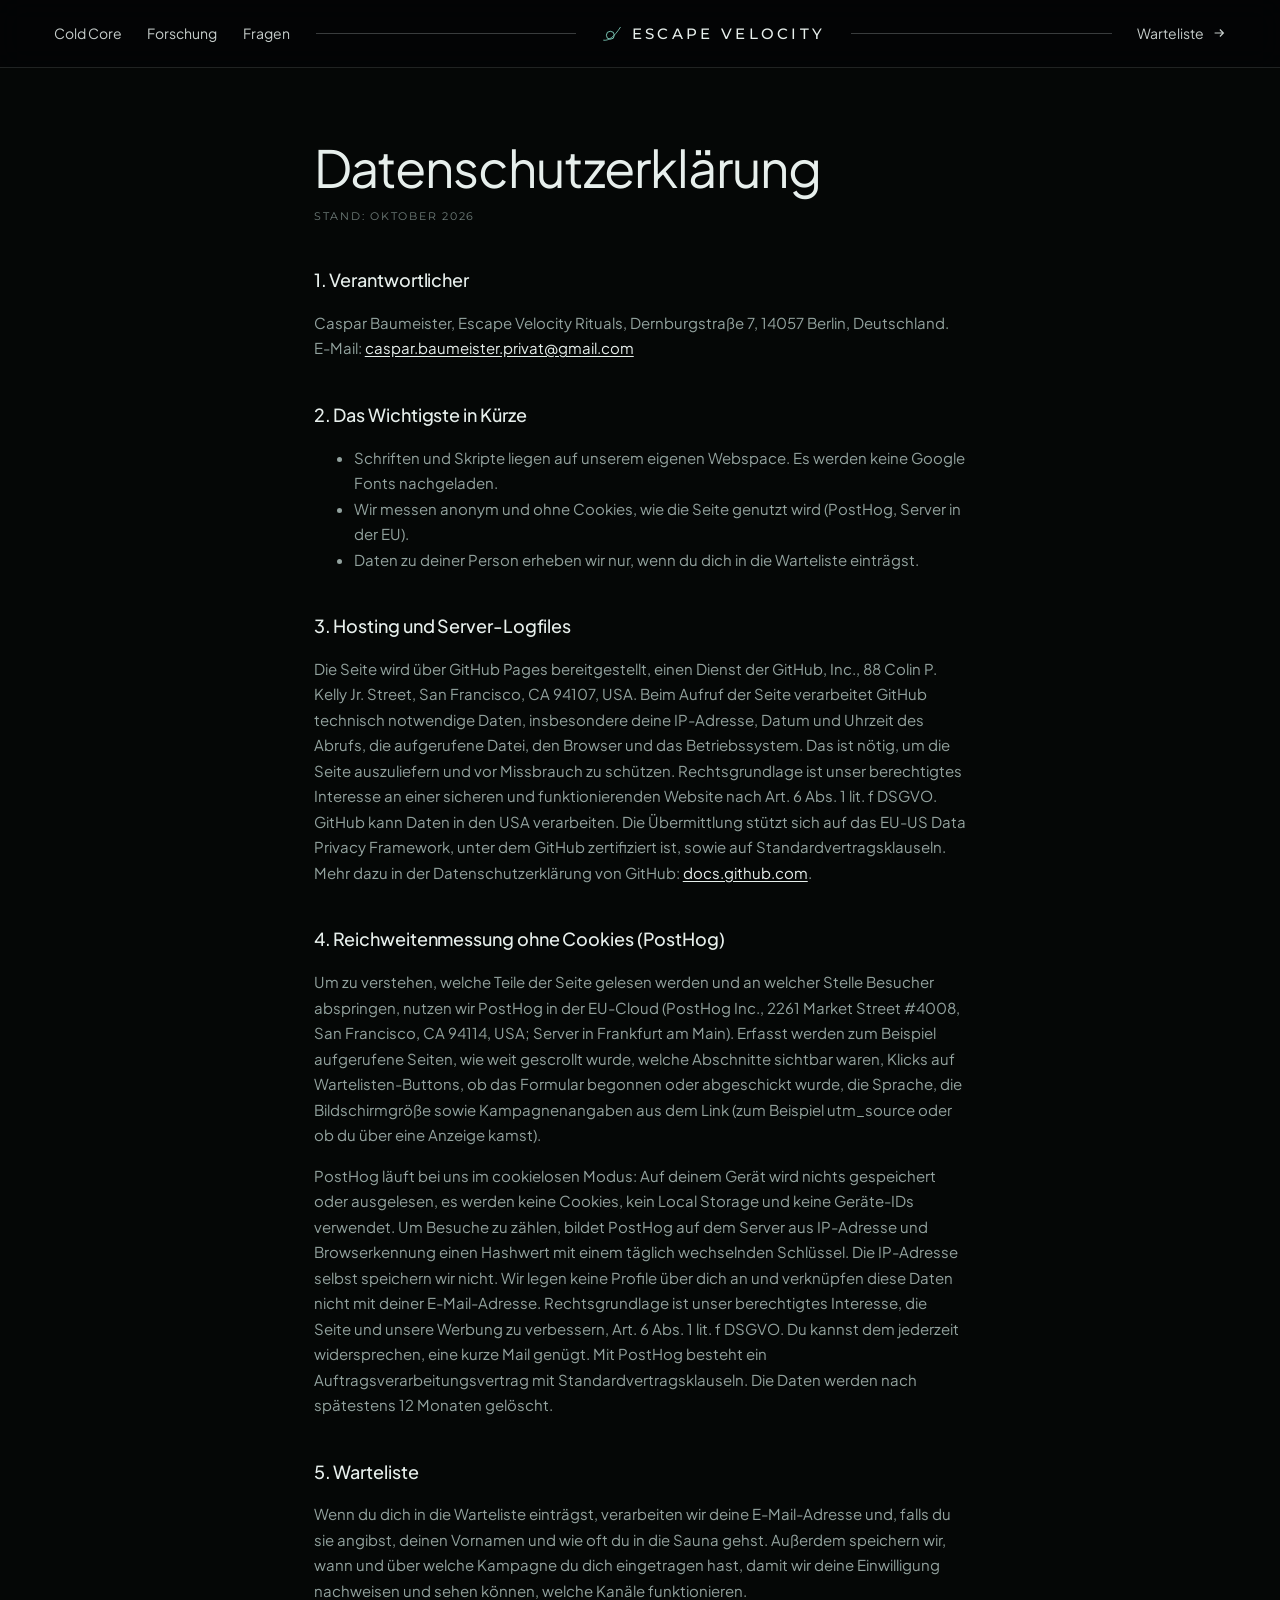
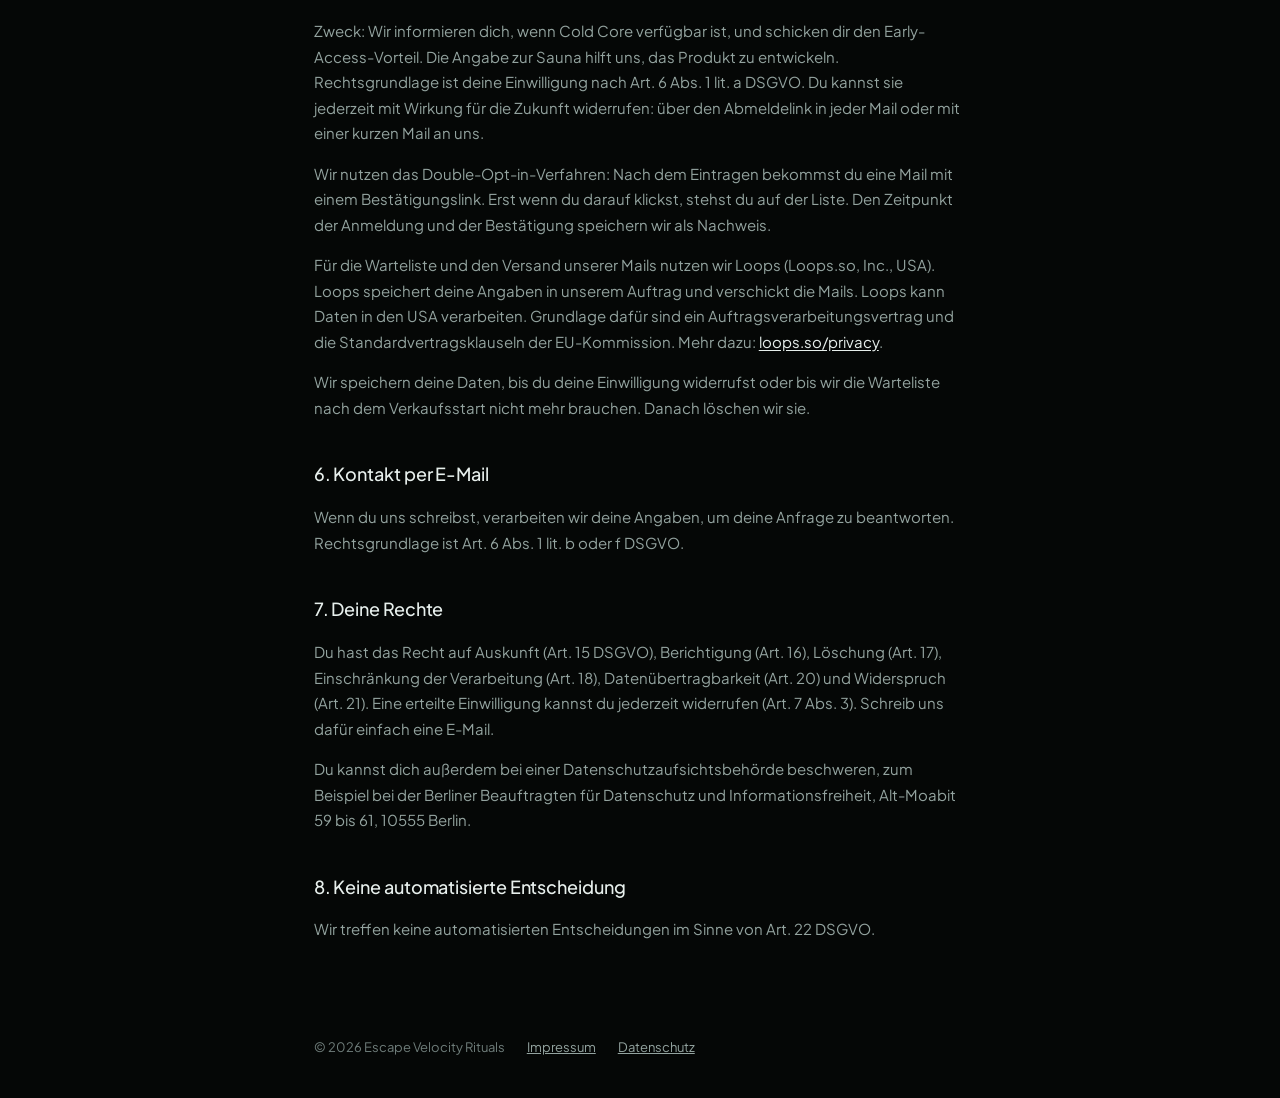
<file: datenschutz.html>
<!doctype html>
<html lang="de">
<head>
<meta charset="utf-8">
<meta name="viewport" content="width=device-width, initial-scale=1, viewport-fit=cover">
<title>Datenschutz · Escape Velocity Rituals</title>
<meta name="robots" content="noindex, follow">
<meta name="theme-color" content="#030405">
<link rel="icon" href="favicon.svg" type="image/svg+xml">
<link rel="icon" href="favicon-32.png" sizes="32x32" type="image/png">
<link rel="stylesheet" href="css/style.css?v=20261028d">
<script src="config.js?v=20261028d"></script>
<script src="js/i18n.js?v=20261028d"></script>
<script src="js/analytics.js?v=20261028d"></script>
</head>
<body>
<header class="bar solid page-bar" id="bar">
  <nav class="bar-links" aria-label="Seite">
    <a href="index.html#ritual" data-i18n="nav_core">Cold Core</a>
    <a href="index.html#science" data-i18n="nav_science">Forschung</a>
    <a href="index.html#faq" data-i18n="nav_faq">Fragen</a>
  </nav>
  <span class="bar-rule" aria-hidden="true"></span>
  <a class="wordmark" href="index.html" aria-label="Escape Velocity Rituals, zur Startseite">
    <svg class="mark" viewBox="0 0 48 48" aria-hidden="true"><circle cx="20" cy="27" r="9.5" fill="none" stroke="currentColor" stroke-width="2"/><path d="M4 39 C 16 41, 30 30, 44 8" fill="none" stroke="currentColor" stroke-width="1.8" stroke-linecap="round"/></svg>
    <span>Escape Velocity</span>
  </a>
  <span class="bar-rule" aria-hidden="true"></span>
  <div class="bar-right">
    <a class="bar-cta" href="index.html#waitlist"><span data-i18n="nav_cta">Warteliste</span><svg viewBox="0 0 16 16" aria-hidden="true"><path d="M3 8h10M9 4l4 4-4 4" fill="none" stroke="currentColor" stroke-width="1.4"/></svg></a>
  </div>
</header>
<main class="legal">
<h1>Datenschutzerklärung</h1>
<p class="note">Stand: Oktober 2026</p>

<h2>1. Verantwortlicher</h2>
<p>Caspar Baumeister, Escape Velocity Rituals, Dernburgstraße 7, 14057 Berlin, Deutschland. E-Mail: <a href="mailto:caspar.baumeister.privat@gmail.com">caspar.baumeister.privat@gmail.com</a></p>

<h2>2. Das Wichtigste in Kürze</h2>
<ul>
  <li>Schriften und Skripte liegen auf unserem eigenen Webspace. Es werden keine Google Fonts nachgeladen.</li>
  <li data-when="posthog">Wir messen anonym und ohne Cookies, wie die Seite genutzt wird (PostHog, Server in der EU).</li>
  <li data-when="pixel">Den Meta Pixel laden wir nur, wenn du im Banner ausdrücklich zustimmst.</li>
  <li>Daten zu deiner Person erheben wir nur, wenn du dich in die Warteliste einträgst.</li>
</ul>

<h2>3. Hosting und Server-Logfiles</h2>
<p>Die Seite wird über GitHub Pages bereitgestellt, einen Dienst der GitHub, Inc., 88 Colin P. Kelly Jr. Street, San Francisco, CA 94107, USA. Beim Aufruf der Seite verarbeitet GitHub technisch notwendige Daten, insbesondere deine IP-Adresse, Datum und Uhrzeit des Abrufs, die aufgerufene Datei, den Browser und das Betriebssystem. Das ist nötig, um die Seite auszuliefern und vor Missbrauch zu schützen. Rechtsgrundlage ist unser berechtigtes Interesse an einer sicheren und funktionierenden Website nach Art. 6 Abs. 1 lit. f DSGVO. GitHub kann Daten in den USA verarbeiten. Die Übermittlung stützt sich auf das EU-US Data Privacy Framework, unter dem GitHub zertifiziert ist, sowie auf Standardvertragsklauseln. Mehr dazu in der Datenschutzerklärung von GitHub: <a href="https://docs.github.com/de/site-policy/privacy-policies/github-general-privacy-statement" rel="noopener" target="_blank">docs.github.com</a>.</p>

<h2 data-when="posthog">4. Reichweitenmessung ohne Cookies (PostHog)</h2>
<p data-when="posthog">Um zu verstehen, welche Teile der Seite gelesen werden und an welcher Stelle Besucher abspringen, nutzen wir PostHog in der EU-Cloud (PostHog Inc., 2261 Market Street #4008, San Francisco, CA 94114, USA; Server in Frankfurt am Main). Erfasst werden zum Beispiel aufgerufene Seiten, wie weit gescrollt wurde, welche Abschnitte sichtbar waren, Klicks auf Wartelisten-Buttons, ob das Formular begonnen oder abgeschickt wurde, die Sprache, die Bildschirmgröße sowie Kampagnenangaben aus dem Link (zum Beispiel utm_source oder ob du über eine Anzeige kamst).</p>
<p data-when="posthog">PostHog läuft bei uns im cookielosen Modus: Auf deinem Gerät wird nichts gespeichert oder ausgelesen, es werden keine Cookies, kein Local Storage und keine Geräte-IDs verwendet. Um Besuche zu zählen, bildet PostHog auf dem Server aus IP-Adresse und Browserkennung einen Hashwert mit einem täglich wechselnden Schlüssel. Die IP-Adresse selbst speichern wir nicht. Wir legen keine Profile über dich an und verknüpfen diese Daten nicht mit deiner E-Mail-Adresse. Rechtsgrundlage ist unser berechtigtes Interesse, die Seite und unsere Werbung zu verbessern, Art. 6 Abs. 1 lit. f DSGVO. Du kannst dem jederzeit widersprechen, eine kurze Mail genügt. Mit PostHog besteht ein Auftragsverarbeitungsvertrag mit Standardvertragsklauseln. Die Daten werden nach spätestens 12 Monaten gelöscht.</p>

<h2 data-when="pixel">5. Meta Pixel (nur mit Einwilligung)</h2>
<p data-when="pixel">Wenn du im Banner auf „Erlauben“ klickst, laden wir den Meta Pixel der Meta Platforms Ireland Ltd., Merrion Road, Dublin 4, Irland. Damit können wir messen, ob unsere Anzeigen auf Instagram und Facebook dazu führen, dass sich jemand in die Warteliste einträgt, und Anzeigen an Menschen ausspielen, die sich dafür interessieren könnten. Dabei setzt Meta Cookies und verarbeitet unter anderem deine IP-Adresse, Browserdaten, die aufgerufenen Seiten und die Ereignisse „Seite angesehen“, „Inhalt angesehen“ und „Eintrag in die Warteliste“. Deine E-Mail-Adresse geben wir nicht an Meta weiter. Meta kann diese Daten mit deinem Konto verbinden und auch in den USA verarbeiten; die Übermittlung stützt sich auf das EU-US Data Privacy Framework.</p>
<p data-when="pixel">Rechtsgrundlage ist deine Einwilligung nach § 25 Abs. 1 TDDDG und Art. 6 Abs. 1 lit. a DSGVO. Für die Erhebung und Übermittlung der Daten an Meta sind wir gemeinsam mit Meta verantwortlich (Art. 26 DSGVO, <a href="https://www.facebook.com/legal/controller_addendum" rel="noopener" target="_blank">Vereinbarung mit Meta</a>). Ohne deine Zustimmung wird der Pixel nicht geladen. Du kannst deine Entscheidung jederzeit über den Link „Cookie-Einstellungen“ unten auf der Seite ändern. Mehr bei Meta: <a href="https://www.facebook.com/privacy/policy/" rel="noopener" target="_blank">facebook.com/privacy/policy</a>.</p>
<p data-when="pixel">Deine Entscheidung im Banner speichern wir im Local Storage deines Browsers, damit wir nicht bei jedem Besuch erneut fragen. Rechtsgrundlage dafür ist § 25 Abs. 2 Nr. 2 TDDDG.</p>

<h2>6. Warteliste</h2>
<p>Wenn du dich in die Warteliste einträgst, verarbeiten wir deine E-Mail-Adresse und, falls du sie angibst, deinen Vornamen und wie oft du in die Sauna gehst. Außerdem speichern wir, wann und über welche Kampagne du dich eingetragen hast, damit wir deine Einwilligung nachweisen und sehen können, welche Kanäle funktionieren.</p>
<p>Zweck: Wir informieren dich, wenn Cold Core verfügbar ist, und schicken dir den Early-Access-Vorteil. Die Angabe zur Sauna hilft uns, das Produkt zu entwickeln. Rechtsgrundlage ist deine Einwilligung nach Art. 6 Abs. 1 lit. a DSGVO. Du kannst sie jederzeit mit Wirkung für die Zukunft widerrufen: über den Abmeldelink in jeder Mail oder mit einer kurzen Mail an uns.</p>
<p data-when="doi">Wir nutzen das Double-Opt-in-Verfahren: Nach dem Eintragen bekommst du eine Mail mit einem Bestätigungslink. Erst wenn du darauf klickst, stehst du auf der Liste. Den Zeitpunkt der Anmeldung und der Bestätigung speichern wir als Nachweis.</p>
<p data-provider="loops" hidden>Für die Warteliste und den Versand unserer Mails nutzen wir Loops (Loops.so, Inc., USA). Loops speichert deine Angaben in unserem Auftrag und verschickt die Mails. Loops kann Daten in den USA verarbeiten. Grundlage dafür sind ein Auftragsverarbeitungsvertrag und die Standardvertragsklauseln der EU-Kommission. Mehr dazu: <a href="https://loops.so/privacy" rel="noopener" target="_blank">loops.so/privacy</a>.</p>
<p data-provider="brevo" hidden>Für die Warteliste und den Versand unserer Mails nutzen wir Brevo (Sendinblue SAS, 106 boulevard Haussmann, 75008 Paris, Frankreich). Brevo speichert deine Angaben in unserem Auftrag auf Servern in der EU und verschickt die Mails. Mit Brevo besteht ein Auftragsverarbeitungsvertrag. Mehr dazu: <a href="https://www.brevo.com/de/legal/privacypolicy/" rel="noopener" target="_blank">brevo.com</a>.</p>
<p data-provider="formsubmit">Für die Übermittlung des Formulars nutzen wir FormSubmit (<a href="https://formsubmit.co" rel="noopener" target="_blank">formsubmit.co</a>). Der Dienst nimmt die Formulardaten entgegen und leitet sie per E-Mail an uns weiter. Dabei verarbeitet FormSubmit auch deine IP-Adresse. FormSubmit kann Daten außerhalb der EU verarbeiten, auch in Ländern ohne Angemessenheitsbeschluss der EU-Kommission. Mit deiner Einwilligung in die Warteliste willigst du ausdrücklich auch in diese Übermittlung ein (Art. 49 Abs. 1 lit. a DSGVO). Dabei besteht das Risiko, dass Behörden dort auf die Daten zugreifen und dir weniger Rechtsschutz zur Verfügung steht als in der EU. Die Eintragungen erreichen uns per E-Mail in einem Postfach bei Google (Google Ireland Limited, Gordon House, Barrow Street, Dublin 4, Irland).</p>
<p>Wir speichern deine Daten, bis du deine Einwilligung widerrufst oder bis wir die Warteliste nach dem Verkaufsstart nicht mehr brauchen. Danach löschen wir sie.</p>

<h2>7. Kontakt per E-Mail</h2>
<p>Wenn du uns schreibst, verarbeiten wir deine Angaben, um deine Anfrage zu beantworten. Rechtsgrundlage ist Art. 6 Abs. 1 lit. b oder f DSGVO.</p>

<h2>8. Deine Rechte</h2>
<p>Du hast das Recht auf Auskunft (Art. 15 DSGVO), Berichtigung (Art. 16), Löschung (Art. 17), Einschränkung der Verarbeitung (Art. 18), Datenübertragbarkeit (Art. 20) und Widerspruch (Art. 21). Eine erteilte Einwilligung kannst du jederzeit widerrufen (Art. 7 Abs. 3). Schreib uns dafür einfach eine E-Mail.</p>
<p>Du kannst dich außerdem bei einer Datenschutzaufsichtsbehörde beschweren, zum Beispiel bei der Berliner Beauftragten für Datenschutz und Informationsfreiheit, Alt-Moabit 59 bis 61, 10555 Berlin.</p>

<h2>9. Keine automatisierte Entscheidung</h2>
<p>Wir treffen keine automatisierten Entscheidungen im Sinne von Art. 22 DSGVO.</p>
</main>
<script>(function(){
  var c=window.EVR_CONFIG||{}, p=c.formProvider||"formsubmit";
  document.querySelectorAll("[data-provider]").forEach(function(el){el.hidden=el.getAttribute("data-provider")!==p;});
  var on={posthog:!!c.posthogKey,pixel:!!c.metaPixelId,doi:!!c.doubleOptIn};
  document.querySelectorAll("[data-when]").forEach(function(el){el.hidden=!on[el.getAttribute("data-when")];});
  var n=0; document.querySelectorAll(".legal h2").forEach(function(h){ if(h.hidden) return; n++; h.textContent=h.textContent.replace(/^\d+\.\s*/, n+". "); });
})();</script>

<footer class="legal-foot">
  <span>© 2026 Escape Velocity Rituals</span>
  <a href="impressum.html">Impressum</a>
  <a href="datenschutz.html">Datenschutz</a>
  <a href="#" data-consent-open hidden>Cookie-Einstellungen</a>
</footer>
</body>
</html>
</file>
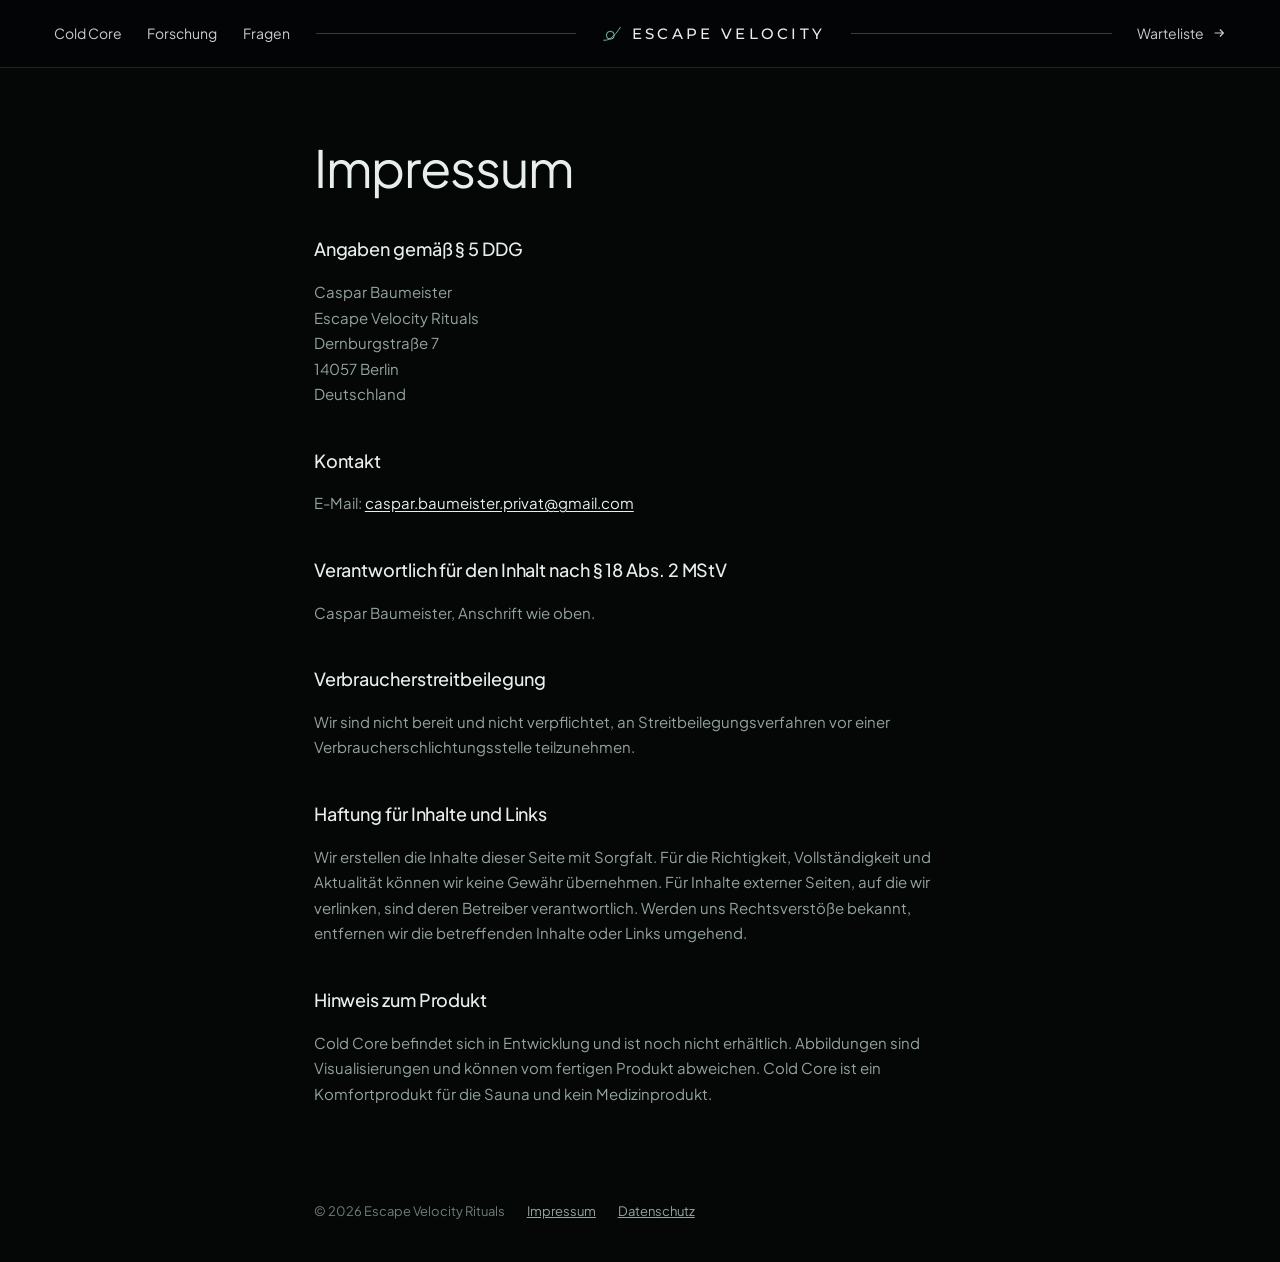
<file: impressum.html>
<!doctype html>
<html lang="de">
<head>
<meta charset="utf-8">
<meta name="viewport" content="width=device-width, initial-scale=1, viewport-fit=cover">
<title>Impressum · Escape Velocity Rituals</title>
<meta name="robots" content="noindex, follow">
<meta name="theme-color" content="#030405">
<link rel="icon" href="favicon.svg" type="image/svg+xml">
<link rel="icon" href="favicon-32.png" sizes="32x32" type="image/png">
<link rel="stylesheet" href="css/style.css?v=20261028d">
<script src="config.js?v=20261028d"></script>
<script src="js/i18n.js?v=20261028d"></script>
<script src="js/analytics.js?v=20261028d"></script>
</head>
<body>
<header class="bar solid page-bar" id="bar">
  <nav class="bar-links" aria-label="Seite">
    <a href="index.html#ritual" data-i18n="nav_core">Cold Core</a>
    <a href="index.html#science" data-i18n="nav_science">Forschung</a>
    <a href="index.html#faq" data-i18n="nav_faq">Fragen</a>
  </nav>
  <span class="bar-rule" aria-hidden="true"></span>
  <a class="wordmark" href="index.html" aria-label="Escape Velocity Rituals, zur Startseite">
    <svg class="mark" viewBox="0 0 48 48" aria-hidden="true"><circle cx="20" cy="27" r="9.5" fill="none" stroke="currentColor" stroke-width="2"/><path d="M4 39 C 16 41, 30 30, 44 8" fill="none" stroke="currentColor" stroke-width="1.8" stroke-linecap="round"/></svg>
    <span>Escape Velocity</span>
  </a>
  <span class="bar-rule" aria-hidden="true"></span>
  <div class="bar-right">
    <a class="bar-cta" href="index.html#waitlist"><span data-i18n="nav_cta">Warteliste</span><svg viewBox="0 0 16 16" aria-hidden="true"><path d="M3 8h10M9 4l4 4-4 4" fill="none" stroke="currentColor" stroke-width="1.4"/></svg></a>
  </div>
</header>
<main class="legal">
<h1>Impressum</h1>

<h2>Angaben gemäß § 5 DDG</h2>
<p>Caspar Baumeister<br>Escape Velocity Rituals<br>Dernburgstraße 7<br>14057 Berlin<br>Deutschland</p>

<h2>Kontakt</h2>
<p>E-Mail: <a href="mailto:caspar.baumeister.privat@gmail.com">caspar.baumeister.privat@gmail.com</a></p>

<h2>Verantwortlich für den Inhalt nach § 18 Abs. 2 MStV</h2>
<p>Caspar Baumeister, Anschrift wie oben.</p>

<h2>Verbraucherstreitbeilegung</h2>
<p>Wir sind nicht bereit und nicht verpflichtet, an Streitbeilegungsverfahren vor einer Verbraucherschlichtungsstelle teilzunehmen.</p>

<h2>Haftung für Inhalte und Links</h2>
<p>Wir erstellen die Inhalte dieser Seite mit Sorgfalt. Für die Richtigkeit, Vollständigkeit und Aktualität können wir keine Gewähr übernehmen. Für Inhalte externer Seiten, auf die wir verlinken, sind deren Betreiber verantwortlich. Werden uns Rechtsverstöße bekannt, entfernen wir die betreffenden Inhalte oder Links umgehend.</p>

<h2>Hinweis zum Produkt</h2>
<p>Cold Core befindet sich in Entwicklung und ist noch nicht erhältlich. Abbildungen sind Visualisierungen und können vom fertigen Produkt abweichen. Cold Core ist ein Komfortprodukt für die Sauna und kein Medizinprodukt.</p>
</main>
<footer class="legal-foot">
  <span>© 2026 Escape Velocity Rituals</span>
  <a href="impressum.html">Impressum</a>
  <a href="datenschutz.html">Datenschutz</a>
  <a href="#" data-consent-open hidden>Cookie-Einstellungen</a>
</footer>
</body>
</html>
</file>
<file: css/style.css>
/* Escape Velocity Rituals
   Layout language: ORA+ hero (centred wordmark between hairlines, side labels with a thin rule,
   giant word line) and Cogni:wave sections (eyebrow, big regular headline, stepped hairline,
   rounded panels, tabbed cards). Palette: dark, cold teal accent, no gold. */

@font-face {
  font-family: "Jakarta";
  src: url("../fonts/plus-jakarta-sans-latin-wght-normal.woff2") format("woff2");
  font-weight: 200 800; font-style: normal; font-display: swap;
}
@font-face {
  font-family: "Montserrat";
  src: url("../fonts/montserrat-latin-wght-normal.woff2") format("woff2");
  font-weight: 100 900; font-style: normal; font-display: swap;
}

:root {
  --void: #050706;
  --scene: #020406;
  --carbon: #0b100f;
  --panel: #0d1312;
  --raised: #141b1a;
  --line: rgba(231, 239, 236, 0.13);
  --line-strong: rgba(231, 239, 236, 0.24);
  --frost: #e7efec;
  --mist: #93a39f;
  --mist-2: #6f7d7a;
  --glacier: #8fe6d2;
  --deep-glacier: #2b6f64;
  --ember: #c8643b;
  --ink: #0b100f;
  --ink-2: #4a5855;
  --paper: #e7efec;
  --paper-2: #f3f7f5;
  --tab: #b9cbc5;

  --sans: "Jakarta", ui-sans-serif, system-ui, -apple-system, "Segoe UI", sans-serif;
  --wide: "Montserrat", "Jakarta", ui-sans-serif, system-ui, sans-serif;

  --gutter: clamp(20px, 4.2vw, 64px);
  --side: clamp(20px, 7.6vw, 112px);
  --radius-panel: clamp(22px, 2.4vw, 34px);
  --radius-card: 18px;
  --ease: cubic-bezier(0.22, 0.61, 0.36, 1);
}

* { box-sizing: border-box; }
html { -webkit-text-size-adjust: 100%; text-size-adjust: 100%; }
html.lenis, html.lenis body { height: auto; }
.lenis.lenis-smooth { scroll-behavior: auto !important; }
body {
  margin: 0;
  background: var(--void);
  color: var(--frost);
  font-family: var(--sans);
  font-size: 15px;
  line-height: 1.6;
  font-weight: 400;
  -webkit-font-smoothing: antialiased;
  -moz-osx-font-smoothing: grayscale;
  text-rendering: optimizeLegibility;
  overflow-x: hidden;
}
img { display: block; max-width: 100%; height: auto; }
[hidden] { display: none !important; }
a { color: inherit; }
button, input, select { font: inherit; color: inherit; }
::selection { background: var(--deep-glacier); color: var(--frost); }
sup { font-size: 0.62em; line-height: 0; }
sup a { color: var(--glacier); text-decoration: none; padding: 0 1px; }

.skip {
  position: absolute; left: 12px; top: -60px; z-index: 100;
  background: var(--frost); color: var(--ink); padding: 10px 14px; border-radius: 8px; text-decoration: none;
}
.skip:focus { top: 12px; }
:focus-visible { outline: 1px solid var(--glacier); outline-offset: 3px; }
.sr { position: absolute !important; width: 1px; height: 1px; overflow: hidden; clip: rect(0 0 0 0); white-space: nowrap; }

/* ---------------- bar (ORA+) ---------------- */
.bar {
  position: fixed; inset: 0 0 auto 0; z-index: 40;
  height: 84px;
  display: grid;
  grid-template-columns: auto 1fr auto 1fr auto;
  align-items: center;
  column-gap: clamp(16px, 2vw, 30px);
  padding: 0 var(--gutter);
  transition: background 0.4s var(--ease), height 0.4s var(--ease), border-color 0.4s var(--ease);
  border-bottom: 1px solid transparent;
}
.bar.solid {
  background: rgba(3, 5, 6, 0.78);
  -webkit-backdrop-filter: blur(14px);
  backdrop-filter: blur(14px);
  border-bottom-color: var(--line);
  height: 68px;
}
.bar-links { display: flex; gap: clamp(16px, 2vw, 30px); }
.bar-links a, .bar-right a, .lang button {
  font-size: 14px; color: var(--frost); text-decoration: none; opacity: 0.86;
  transition: opacity 0.25s;
}
.bar-links a:hover, .bar-right a:hover { opacity: 1; }
.bar-rule { height: 1px; background: var(--line-strong); }
.wordmark {
  display: inline-flex; align-items: center; gap: 10px;
  text-decoration: none; color: var(--frost);
  font-family: var(--wide); font-weight: 500; font-size: 15px;
  letter-spacing: 0.22em; text-transform: uppercase;
  white-space: nowrap;
}
.wordmark .mark { width: 20px; height: 20px; color: var(--glacier); }
.bar-right { display: flex; align-items: center; gap: clamp(14px, 1.8vw, 26px); }
.lang { display: flex; gap: 2px; }
.lang button {
  background: none; border: 0; padding: 4px 6px; cursor: pointer; font-size: 13px; letter-spacing: 0.04em; opacity: 0.5;
}
.lang button[aria-pressed="true"] { opacity: 1; }
.bar-cta { display: inline-flex; align-items: center; gap: 8px; }
.bar-cta svg { width: 14px; height: 14px; }

/* ---------------- hero (ORA+) ---------------- */
.hero { position: relative; height: 100vh; height: 100svh; min-height: 560px; background: var(--scene); }
.hero-stage { position: absolute; inset: 0; overflow: hidden; }
.seq { position: absolute; inset: 0; width: 100%; height: 100%; display: block; }
.seq-fallback { display: none; }
.no-canvas .seq { display: none; }
.no-canvas .seq-fallback {
  display: block; position: absolute; left: 50%; top: 46%; transform: translate(-50%, -50%);
  height: 78%; width: auto; max-width: none;
}
.beam {
  position: absolute; inset: 0; pointer-events: none;
  background:
    linear-gradient(112deg, transparent 26%, rgba(231, 239, 236, 0.035) 40%, rgba(143, 230, 210, 0.05) 46%, transparent 58%);
  mix-blend-mode: screen;
}
.hero::after {
  /* the darker band under the giant line, as in ORA+ */
  content: ""; position: absolute; inset: auto 0 0 0; height: 30%; pointer-events: none;
  background: linear-gradient(to bottom, rgba(2, 4, 6, 0), rgba(2, 4, 6, 0.85));
}

.label {
  position: absolute; z-index: 3;
  max-width: 32ch;
}
.label-text { position: relative; padding-left: 22px; }
.label-text::before {
  content: ""; position: absolute; left: 0; top: 0.2em; bottom: 0.2em; width: 1px; background: var(--frost); opacity: 0.85;
}
.label-left { left: var(--side); top: 57%; }
.label-right { right: var(--side); top: 68%; }
.label-text {
  margin: 0;
  font-family: var(--wide); font-weight: 500;
  font-size: clamp(14px, 1.32vw, 20px);
  line-height: 1.45; letter-spacing: 0.02em;
  text-transform: uppercase; color: var(--frost);
}
.label-cta {
  display: inline-flex; align-items: center; gap: 10px;
  margin-top: 22px; padding-bottom: 6px;
  font-family: var(--wide); font-weight: 600; font-size: 12px; letter-spacing: 0.16em; text-transform: uppercase;
  color: var(--glacier); text-decoration: none;
  border-bottom: 1px solid rgba(143, 230, 210, 0.45);
  transition: border-color 0.25s, gap 0.25s var(--ease);
}
.label-cta:hover { border-color: var(--glacier); gap: 14px; }
.label-cta svg { width: 14px; height: 14px; }
.label-note { margin: 12px 0 0; font-size: 12.5px; color: var(--mist); letter-spacing: 0.01em; }
.label-cta { margin-left: 22px; }
.label-note { padding-left: 22px; }

.cap { opacity: 0; visibility: hidden; }
.cap-n {
  display: block; margin-bottom: 8px; padding-left: 22px;
  font-family: var(--wide); font-weight: 600; font-size: 11px; letter-spacing: 0.18em; color: var(--glacier);
}

.giant {
  position: absolute; z-index: 2; left: 0; right: 0; bottom: clamp(10px, 2.4vh, 28px);
  display: flex; justify-content: center;
  pointer-events: none; overflow: visible;
}
.giant-line {
  display: inline-block; white-space: nowrap;
  font-family: var(--wide); font-weight: 500; text-transform: uppercase;
  font-size: 9vw; line-height: 0.9; letter-spacing: 0.01em;
  color: rgba(147, 163, 159, 0.30);
  will-change: transform;
}

/* ---------------- shared section parts (Cogni:wave) ---------------- */
.sec { position: relative; padding: clamp(56px, 7vw, 110px) 0; }
.wrap { width: 100%; max-width: 1320px; margin: 0 auto; padding: 0 var(--gutter); }
.panel {
  position: relative;
  background: var(--panel);
  border: 1px solid rgba(231, 239, 236, 0.05);
  border-radius: var(--radius-panel);
  padding: clamp(28px, 4.6vw, 68px);
}
.eyebrow {
  margin: 0 0 18px;
  font-family: var(--wide); font-weight: 500; font-size: 11px;
  letter-spacing: 0.16em; text-transform: uppercase; color: var(--mist);
}
.h2 {
  margin: 0;
  font-weight: 400;
  font-size: clamp(32px, 4.05vw, 60px);
  line-height: 1.08; letter-spacing: -0.014em;
  color: var(--frost);
}
.head-row { display: flex; justify-content: space-between; align-items: flex-end; gap: 32px; flex-wrap: wrap; }
.head-aside { max-width: 40ch; margin: 0; }
.chip {
  display: inline-flex; align-items: center; gap: 9px; margin: 0 0 6px;
  height: 30px; padding: 0 12px;
  border-radius: 8px;
  background: rgba(143, 230, 210, 0.08);
  color: var(--glacier); font-size: 12px; font-weight: 500; letter-spacing: 0.01em; white-space: nowrap;
}
.dot { width: 6px; height: 6px; border-radius: 50%; background: var(--glacier); flex: none; }
.dot-ember { background: var(--ember); }
.notch { display: block; width: 100%; height: 12px; margin-top: 30px; overflow: visible; }
.notch path { fill: none; stroke: var(--line-strong); stroke-width: 1; vector-effect: non-scaling-stroke; }
.body { margin: 0 0 16px; color: var(--mist); font-size: 15px; line-height: 1.68; max-width: 54ch; }
.body-lg { font-size: clamp(17px, 1.45vw, 21px); line-height: 1.55; color: var(--frost); max-width: 46ch; font-weight: 300; }

/* split headline lines */
.split .ln { display: block; overflow: hidden; padding-bottom: 0.06em; margin-bottom: -0.06em; }
.split .ln > span { display: block; transform: translateY(105%); transition: transform 1.1s var(--ease); }
.split.in .ln > span { transform: none; }
.split .ln:nth-child(2) > span { transition-delay: 0.08s; }
.split .ln:nth-child(3) > span { transition-delay: 0.16s; }
.reveal { opacity: 0; transform: translateY(26px); transition: opacity 0.9s var(--ease), transform 0.9s var(--ease); }
.reveal.in { opacity: 1; transform: none; }

/* ---------------- 2. problem ---------------- */
.heat-grid { margin-top: clamp(28px, 3.4vw, 48px); }
.stats {
  list-style: none; margin: clamp(28px, 3.4vw, 48px) 0 0; padding: 0;
  display: grid; grid-template-columns: repeat(4, 1fr); gap: 14px;
}
.stat {
  background: var(--raised);
  border: 1px solid rgba(231, 239, 236, 0.05);
  border-radius: 16px;
  padding: 22px 22px 24px;
}
.stat-v { margin: 0; font-size: clamp(26px, 2.3vw, 34px); line-height: 1.1; letter-spacing: -0.02em; font-weight: 400; }
.stat-hot { color: #e3876a; }
.stat-cool { color: var(--glacier); }
.stat-t { margin: 14px 0 6px; font-size: 15px; font-weight: 500; color: var(--frost); }
.stat-p { margin: 0; font-size: 13px; line-height: 1.55; color: var(--mist); }
.stat:nth-child(2) { transition-delay: 0.06s; }
.stat:nth-child(3) { transition-delay: 0.12s; }
.stat:nth-child(4) { transition-delay: 0.18s; }
.band-cta {
  display: flex; align-items: center; justify-content: center; gap: 10px;
  height: 58px; margin-top: 30px;
  border-radius: 14px;
  background: var(--glacier); color: #03120f;
  font-weight: 600; font-size: 14px; letter-spacing: 0.01em; text-decoration: none;
  transition: background 0.3s, gap 0.3s var(--ease);
}
.band-cta:hover { background: #a8efdd; gap: 14px; }
.band-cta svg { width: 15px; height: 15px; }

/* ---------------- 3. ritual (tabbed cards) ---------------- */
.cards {
  list-style: none; margin: clamp(56px, 6vw, 84px) 0 0; padding: 0;
  display: grid; grid-template-columns: repeat(3, 1fr); gap: clamp(14px, 1.8vw, 26px);
  align-items: start;
}
.card {
  position: relative;
  background: var(--paper);
  color: var(--ink);
  border-radius: 0 var(--radius-card) var(--radius-card) var(--radius-card);
  padding: 12px 12px 22px;
}
.card:nth-child(2) { margin-top: clamp(0px, 4vw, 56px); transition-delay: 0.08s; }
.card:nth-child(3) { margin-top: clamp(0px, 8vw, 112px); transition-delay: 0.16s; }
.card-tab {
  position: absolute; left: 0; top: -26px; height: 26px;
  display: inline-flex; align-items: center; gap: 22px;
  padding: 0 12px 0 12px;
  border-radius: 10px 10px 0 0;
  background: var(--tab); color: var(--ink);
  font-family: var(--wide); font-weight: 600; font-size: 10.5px; letter-spacing: 0.08em;
}
.card-tab::after { content: ""; width: 4px; height: 4px; border-radius: 50%; background: currentColor; opacity: 0.7; }
.card-img { border-radius: 12px; overflow: hidden; aspect-ratio: 4 / 3; background: #c9d4d0; }
.card-img img { width: 100%; height: 100%; object-fit: cover; transform: scale(1.04); transition: transform 1.2s var(--ease); }
.card:hover .card-img img { transform: scale(1.0); }
.card-t { margin: 22px 10px 8px; font-size: clamp(21px, 1.75vw, 26px); font-weight: 400; letter-spacing: -0.015em; line-height: 1.15; }
.card-p { margin: 0 10px; font-size: 14px; line-height: 1.6; color: var(--ink-2); }
.card-meta {
  margin: 22px 10px 0; padding-top: 14px; border-top: 1px solid rgba(11, 16, 15, 0.1);
  font-family: var(--wide); font-weight: 600; font-size: 10.5px; letter-spacing: 0.14em; text-transform: uppercase; color: var(--deep-glacier);
}

/* ---------------- 4. inside ---------------- */
.inside-grid {
  display: grid; grid-template-columns: 1fr 1fr; gap: clamp(16px, 2vw, 28px);
  margin-top: clamp(36px, 4vw, 56px); align-items: start;
}
.photo { margin: 0; border-radius: 22px; overflow: hidden; background: var(--raised); }
.photo img { width: 100%; height: 100%; object-fit: cover; }
.photo-tall { aspect-ratio: 4 / 5; }
.photo-wide { aspect-ratio: 16 / 9; border-radius: 14px; margin-top: 24px; }
.spec-card {
  background: var(--paper); color: var(--ink);
  border-radius: 22px; padding: clamp(22px, 2.6vw, 36px);
}
.spec-intro { margin: 0 0 18px; font-size: 15px; line-height: 1.6; color: var(--ink-2); max-width: 44ch; }

.acc details { border-top: 1px solid rgba(11, 16, 15, 0.12); }
.acc details:last-child { border-bottom: 1px solid rgba(11, 16, 15, 0.12); }
.acc summary {
  list-style: none; cursor: pointer;
  display: grid; grid-template-columns: 48px 1fr 18px; align-items: center;
  padding: 17px 0;
}
.acc summary::-webkit-details-marker { display: none; }
.acc-n { font-family: var(--wide); font-weight: 600; font-size: 10.5px; letter-spacing: 0.08em; color: #6d7c78; }
.acc-t { font-size: clamp(18px, 1.5vw, 21px); letter-spacing: -0.01em; }
.acc-i { position: relative; width: 14px; height: 14px; justify-self: end; }
.acc-i::before, .acc-i::after {
  content: ""; position: absolute; left: 0; right: 0; top: 50%; height: 1px; background: currentColor; transition: transform 0.35s var(--ease);
}
.acc-i::after { transform: rotate(90deg); }
.acc details[open] .acc-i::after { transform: rotate(0deg); }
.acc details p { margin: -4px 0 0; padding: 0 28px 20px 48px; font-size: 14px; line-height: 1.65; color: var(--ink-2); }

/* ---------------- 5. capsule ---------------- */
.panel-split {
  display: grid; grid-template-columns: 1.05fr 0.95fr; gap: clamp(24px, 4vw, 64px);
  padding-right: 0; overflow: hidden; align-items: stretch;
}
.split-copy { padding-bottom: 6px; }
.split-copy .h2 { margin-bottom: 0; }
.split-copy .notch { margin-bottom: 32px; }
.split-photo {
  margin: calc(-1 * clamp(28px, 4.6vw, 68px)) 0 calc(-1 * clamp(28px, 4.6vw, 68px)) 0;
  min-height: 100%; overflow: hidden; position: relative;
}
.split-photo img { position: absolute; inset: -6% 0; width: 100%; height: 112%; object-fit: cover; }
.facts { display: grid; grid-template-columns: repeat(3, 1fr); gap: 18px; margin: 34px 0 0; }
.facts div { border-top: 1px solid var(--line); padding-top: 14px; }
.facts dt { font-family: var(--wide); font-weight: 500; font-size: 10.5px; letter-spacing: 0.16em; text-transform: uppercase; color: var(--mist); }
.facts dd { margin: 8px 0 0; font-size: 15px; line-height: 1.4; color: var(--frost); }

/* ---------------- 6. science ---------------- */
.studies {
  list-style: none; margin: clamp(56px, 6vw, 80px) 0 0; padding: 0;
  display: grid; grid-template-columns: repeat(3, 1fr); gap: clamp(14px, 1.8vw, 26px);
}
.study {
  position: relative;
  background: var(--panel); border: 1px solid rgba(231, 239, 236, 0.06);
  border-radius: 0 var(--radius-card) var(--radius-card) var(--radius-card);
  padding: 26px 26px 28px;
}
.study:nth-child(2) { transition-delay: 0.08s; }
.study:nth-child(3) { transition-delay: 0.16s; }
.card-tab-dark { background: var(--raised); color: var(--mist); }
.study-k { margin: 0; font-family: var(--wide); font-weight: 600; font-size: 10.5px; letter-spacing: 0.14em; text-transform: uppercase; color: var(--glacier); }
.study-y { margin: 14px 0 16px; font-size: clamp(24px, 2.1vw, 30px); letter-spacing: -0.02em; line-height: 1.1; color: var(--frost); }
.study-p { margin: 0; font-size: 14px; line-height: 1.65; color: var(--mist); }
.sci-foot { display: grid; grid-template-columns: 1fr 1fr; gap: clamp(24px, 4vw, 64px); margin-top: clamp(36px, 4vw, 56px); }
.disclaimer { margin: 0; padding-left: 18px; border-left: 1px solid var(--deep-glacier); font-size: 13.5px; line-height: 1.7; color: var(--mist); max-width: 60ch; }
.sources ol { margin: 0; padding-left: 18px; font-size: 12px; line-height: 1.6; color: var(--mist-2); }
.sources li { margin-bottom: 8px; padding-left: 4px; }
.sources a { color: var(--mist); text-underline-offset: 2px; word-break: break-word; }
.sources li:target { color: var(--frost); }

/* ---------------- 7. faq ---------------- */
.faq-grid { display: grid; grid-template-columns: 0.85fr 1.15fr; gap: clamp(32px, 6vw, 96px); align-items: start; }
.faq-head { position: sticky; top: 110px; }
.faq-side { margin-top: 26px; }
.acc-faq details { border-color: var(--line); }
.acc-faq details:last-child { border-bottom-color: var(--line); }
.acc-faq summary { grid-template-columns: 1fr 18px; padding: 22px 0; color: var(--frost); }
.acc-faq .acc-t { font-size: clamp(17px, 1.4vw, 20px); }
.acc-faq details p { padding: 0 40px 24px 0; font-size: 15px; color: var(--mist); }

/* ---------------- 8. waitlist ---------------- */
.panel-join { display: grid; grid-template-columns: 1fr 0.92fr; gap: clamp(28px, 5vw, 80px); align-items: start; }
.join-copy .notch { margin-bottom: 30px; }
.join-points { list-style: none; margin: 22px 0 0; padding: 0; }
.join-points li { position: relative; padding: 12px 0 12px 22px; border-top: 1px solid var(--line); font-size: 15px; color: var(--frost); }
.join-points li:last-child { border-bottom: 1px solid var(--line); }
.join-points li::before { content: ""; position: absolute; left: 2px; top: 50%; width: 6px; height: 6px; margin-top: -3px; border-radius: 50%; background: var(--glacier); }
.prices { display: flex; gap: clamp(28px, 4vw, 56px); margin-top: 36px; }
.price-k { margin: 0; font-family: var(--wide); font-weight: 500; font-size: 10.5px; letter-spacing: 0.16em; text-transform: uppercase; color: var(--mist); }
.price-v { margin: 8px 0 0; font-size: clamp(32px, 3vw, 44px); letter-spacing: -0.025em; line-height: 1; color: var(--mist); }
.price-ea .price-v { color: var(--glacier); }

.form-card {
  background: var(--paper); color: var(--ink);
  border-radius: 22px; padding: clamp(22px, 2.6vw, 34px);
  display: grid; gap: 16px;
}
.chip-dark { background: rgba(43, 111, 100, 0.13); color: #1f5a51; justify-self: start; margin: 0 0 4px; }
.chip-dark .dot { background: var(--deep-glacier); }
.field { display: grid; gap: 7px; }
.field-l { font-size: 12.5px; font-weight: 500; color: var(--ink-2); }
.opt { font-weight: 400; color: #81908c; }
.field input, .field select {
  width: 100%; height: 52px; padding: 0 16px;
  border-radius: 12px; border: 1px solid rgba(11, 16, 15, 0.16);
  background: var(--paper-2); color: var(--ink); font-size: 15px;
  transition: border-color 0.2s, box-shadow 0.2s;
  -webkit-appearance: none; appearance: none;
}
.field select {
  background-image: url("data:image/svg+xml,%3Csvg xmlns='http://www.w3.org/2000/svg' viewBox='0 0 12 8'%3E%3Cpath d='M1 1.5l5 5 5-5' fill='none' stroke='%234a5855' stroke-width='1.3'/%3E%3C/svg%3E");
  background-repeat: no-repeat; background-position: right 16px center; background-size: 12px 8px; padding-right: 40px;
}
.field input::placeholder { color: #8b9995; }
.field input:focus, .field select:focus { outline: none; border-color: var(--deep-glacier); box-shadow: 0 0 0 3px rgba(43, 111, 100, 0.16); }
.consent { display: grid; grid-template-columns: 18px 1fr; gap: 12px; align-items: start; font-size: 12.5px; line-height: 1.55; color: var(--ink-2); margin-top: 2px; }
.consent input { width: 18px; height: 18px; margin: 1px 0 0; accent-color: var(--deep-glacier); }
.consent a { color: var(--ink); text-underline-offset: 2px; }
.hp { position: absolute !important; left: -9999px; opacity: 0; pointer-events: none; }
.btn {
  display: inline-flex; align-items: center; justify-content: center; gap: 10px;
  height: 50px; padding: 0 22px; border-radius: 12px; border: 1px solid transparent;
  font-size: 14px; font-weight: 600; letter-spacing: 0.01em; cursor: pointer; text-decoration: none;
  transition: background 0.25s, border-color 0.25s, gap 0.3s var(--ease), opacity 0.25s;
}
.btn svg { width: 15px; height: 15px; }
.btn-solid { background: var(--ink); color: var(--frost); }
.btn-solid:hover { background: #18221f; gap: 14px; }
.btn-ghost { background: transparent; color: var(--frost); border-color: var(--line-strong); }
.btn-ghost:hover { border-color: var(--frost); }
.btn-wide { width: 100%; height: 56px; margin-top: 4px; }
.btn[disabled] { opacity: 0.55; cursor: progress; }
.wl-msg { margin: 0; min-height: 1.4em; font-size: 13.5px; line-height: 1.5; color: var(--deep-glacier); }
.wl-msg.is-error { color: #a4472a; }
.wl.done .field, .wl.done .consent, .wl.done .btn-wide { display: none; }
.wl.done .wl-msg { font-size: clamp(19px, 1.7vw, 24px); line-height: 1.35; color: var(--ink); letter-spacing: -0.01em; padding: 18px 0 8px; }

/* ---------------- footer (Cogni:wave footer panel) ---------------- */
.foot { padding: 0 0 8px; }
.panel-foot {
  display: grid; grid-template-columns: 1.35fr 0.65fr; gap: clamp(24px, 4vw, 64px);
  padding-right: 0; overflow: hidden; background: var(--carbon);
}
.foot-word { margin: 0; font-size: clamp(38px, 5.2vw, 78px); line-height: 0.98; letter-spacing: -0.035em; color: var(--frost); }
.foot-line { margin-top: 18px; }
.foot-cols { display: grid; grid-template-columns: repeat(3, auto); justify-content: start; gap: clamp(28px, 5vw, 80px); margin-top: clamp(28px, 4vw, 56px); }
.foot-cols a { display: block; font-size: 14px; line-height: 2.1; text-decoration: none; color: var(--frost); opacity: 0.86; }
.foot-cols a:hover { opacity: 1; text-decoration: underline; text-underline-offset: 3px; }
.foot-cols a.mail { word-break: break-all; }
.foot-photo { margin: calc(-1 * clamp(28px, 4.6vw, 68px)) 0; position: relative; min-height: 280px; }
.foot-photo img { position: absolute; inset: 0; width: 100%; height: 100%; object-fit: cover; }
.foot-base { display: flex; justify-content: space-between; gap: 16px; flex-wrap: wrap; padding: 22px 6px 34px; font-size: 12px; color: var(--mist-2); }

/* ---------------- consent banner ---------------- */
.consent-box {
  position: fixed; z-index: 80; left: 20px; bottom: 20px; width: min(390px, calc(100% - 40px));
  background: var(--raised); border: 1px solid var(--line); border-radius: 16px;
  padding: 20px 20px 18px; color: var(--frost);
  opacity: 0; transform: translateY(16px); visibility: hidden;
  transition: opacity 0.4s var(--ease), transform 0.4s var(--ease), visibility 0.4s;
}
.consent-box.show { opacity: 1; transform: none; visibility: visible; }
.consent-title { margin: 0 0 6px; font-family: var(--wide); font-weight: 600; font-size: 11px; letter-spacing: 0.16em; text-transform: uppercase; color: var(--glacier); }
.consent-text { margin: 0 0 16px; font-size: 13.5px; line-height: 1.55; color: var(--mist); }
.consent-text a { color: var(--frost); }
.consent-actions { display: grid; grid-template-columns: 1fr 1fr; gap: 10px; }
.consent-actions .btn { height: 44px; width: 100%; }
.consent-actions .btn-solid { background: var(--frost); color: var(--ink); }
.consent-actions .btn-solid:hover { background: #fff; }

/* ---------------- legal and thank you pages ---------------- */
.page-bar { background: rgba(3, 5, 6, 0.9); border-bottom-color: var(--line); }
.legal { max-width: 760px; margin: 0 auto; padding: 140px var(--gutter) 80px; }
.legal h1 { font-weight: 400; font-size: clamp(34px, 4vw, 52px); letter-spacing: -0.02em; line-height: 1.08; margin: 0 0 12px; }
.legal h2 { font-weight: 500; font-size: 18px; margin: 40px 0 10px; letter-spacing: -0.005em; }
.legal p, .legal li { color: var(--mist); font-size: 15px; line-height: 1.7; }
.legal a { color: var(--frost); text-underline-offset: 2px; word-break: break-word; }
.legal .note { font-family: var(--wide); font-size: 11px; letter-spacing: 0.16em; text-transform: uppercase; color: var(--mist-2); }
.legal-foot { max-width: 760px; margin: 0 auto; padding: 0 var(--gutter) 40px; display: flex; gap: 22px; font-size: 13px; color: var(--mist-2); }
.legal-foot a { color: var(--mist); }

.thanks { min-height: 100vh; min-height: 100svh; display: grid; align-items: center; padding: 120px 0 56px; }
.panel-thanks { display: grid; grid-template-columns: 1.1fr 0.9fr; gap: clamp(24px, 4vw, 64px); padding-right: 0; overflow: hidden; }
.thanks-copy .h2 { font-size: clamp(38px, 5vw, 72px); }
.thanks-actions { display: flex; flex-wrap: wrap; gap: 12px; margin-top: 30px; }
.thanks-share { margin-top: 36px; padding-top: 20px; border-top: 1px solid var(--line); max-width: 52ch; }

/* ---------------- responsive ---------------- */
@media (max-width: 1100px) {
  .bar-links { display: none; }
  .bar { grid-template-columns: 1fr auto 1fr auto; }
  .bar .bar-rule:first-of-type { display: block; }
  .stats { grid-template-columns: repeat(2, 1fr); }
}
@media (max-width: 900px) {
  .cards, .studies { grid-template-columns: 1fr; gap: 44px; }
  .card:nth-child(2), .card:nth-child(3) { margin-top: 0; }
  .inside-grid, .panel-split, .sci-foot, .faq-grid, .panel-join, .panel-foot, .panel-thanks { grid-template-columns: 1fr; }
  .panel-split, .panel-foot, .panel-thanks { padding-right: clamp(28px, 4.6vw, 68px); }
  .split-photo, .foot-photo { margin: 8px calc(-1 * clamp(28px, 4.6vw, 68px)) calc(-1 * clamp(28px, 4.6vw, 68px)); min-height: 0; aspect-ratio: 4 / 3; }
  .faq-head { position: static; }
  .photo-tall { aspect-ratio: 4 / 4.2; }
}
@media (max-width: 760px) {
  body { font-size: 15px; }
  .bar { height: 64px; grid-template-columns: auto 1fr auto; padding: 0 18px; column-gap: 12px; }
  .bar.solid { height: 58px; }
  .bar-rule { display: none; }
  .bar .bar-rule:first-of-type { display: none; }
  .wordmark { font-size: 12px; letter-spacing: 0.18em; gap: 8px; }
  .wordmark .mark { width: 18px; height: 18px; }
  .bar-right { gap: 10px; justify-self: end; grid-column: 3; }
  .bar-cta svg { display: none; }
  .bar-cta { font-size: 13px; }
  .lang button { padding: 4px 4px; font-size: 12px; }

  .label { max-width: calc(100% - 2 * var(--side)); }
  .label-left { left: 22px; top: auto; bottom: calc(14vw + 54px); }
  .label-right { display: none; }
  .label-right.cap { display: block; left: 22px; right: auto; top: auto; bottom: calc(14vw + 54px); }
  .label-text { font-size: 15px; }
  .giant { bottom: 18px; }
  .stats { grid-template-columns: 1fr 1fr; gap: 10px; }
  .stat { padding: 18px 16px 20px; }
  .facts { grid-template-columns: 1fr; gap: 0; }
  .facts div { padding: 12px 0; display: flex; justify-content: space-between; gap: 16px; }
  .facts dd { margin: 0; text-align: right; }
  .foot-cols { grid-template-columns: 1fr 1fr; }
  .foot-cols > div:last-child { grid-column: 1 / -1; }
  .acc details p { padding-left: 0; padding-right: 0; }
  .acc summary { grid-template-columns: 40px 1fr 18px; }
  .acc-faq summary { grid-template-columns: 1fr 18px; }
  .prices { gap: 32px; }
  .head-row { gap: 18px; }
  .sec { padding: 44px 0; }
  .sec-heat { padding-top: 22px; }
}
@media (prefers-reduced-motion: reduce) {
  .reveal, .split .ln > span { opacity: 1 !important; transform: none !important; transition: none !important; }
  .card-img img { transform: none; }
}
</file>
